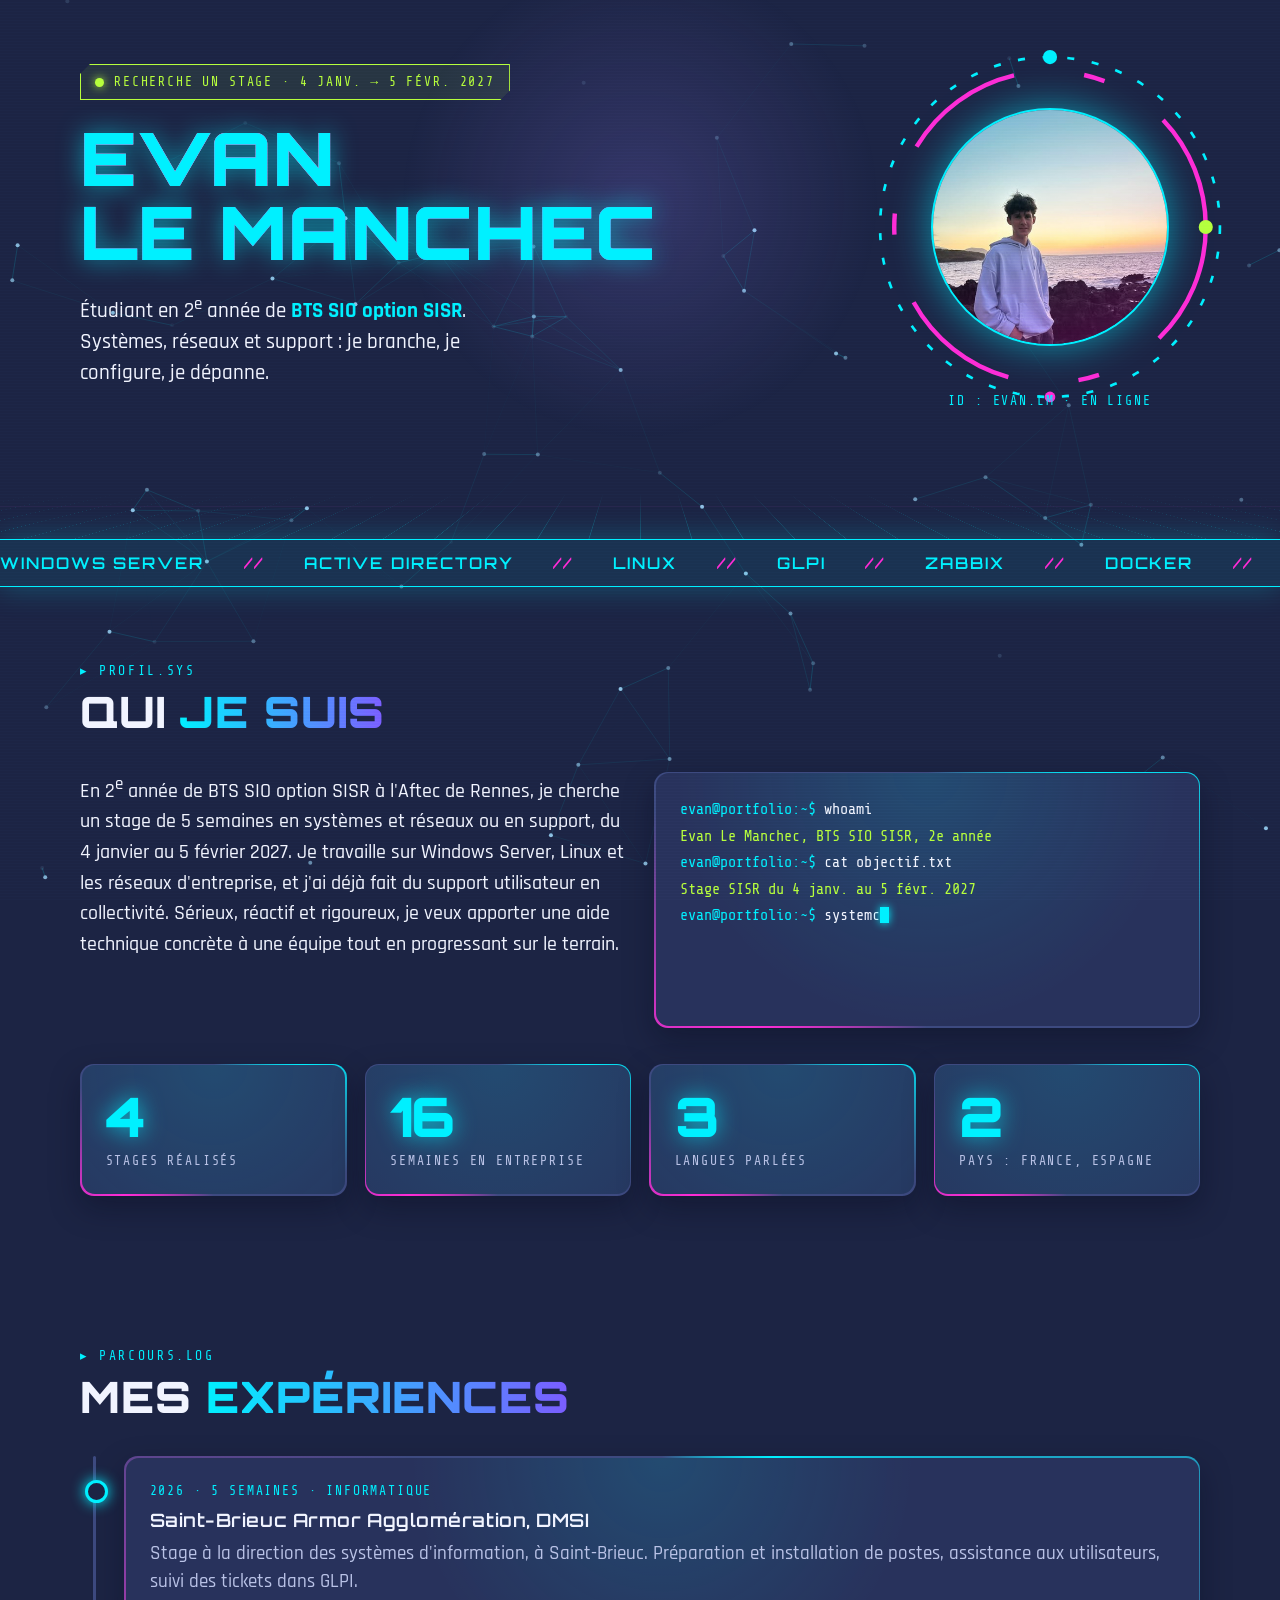
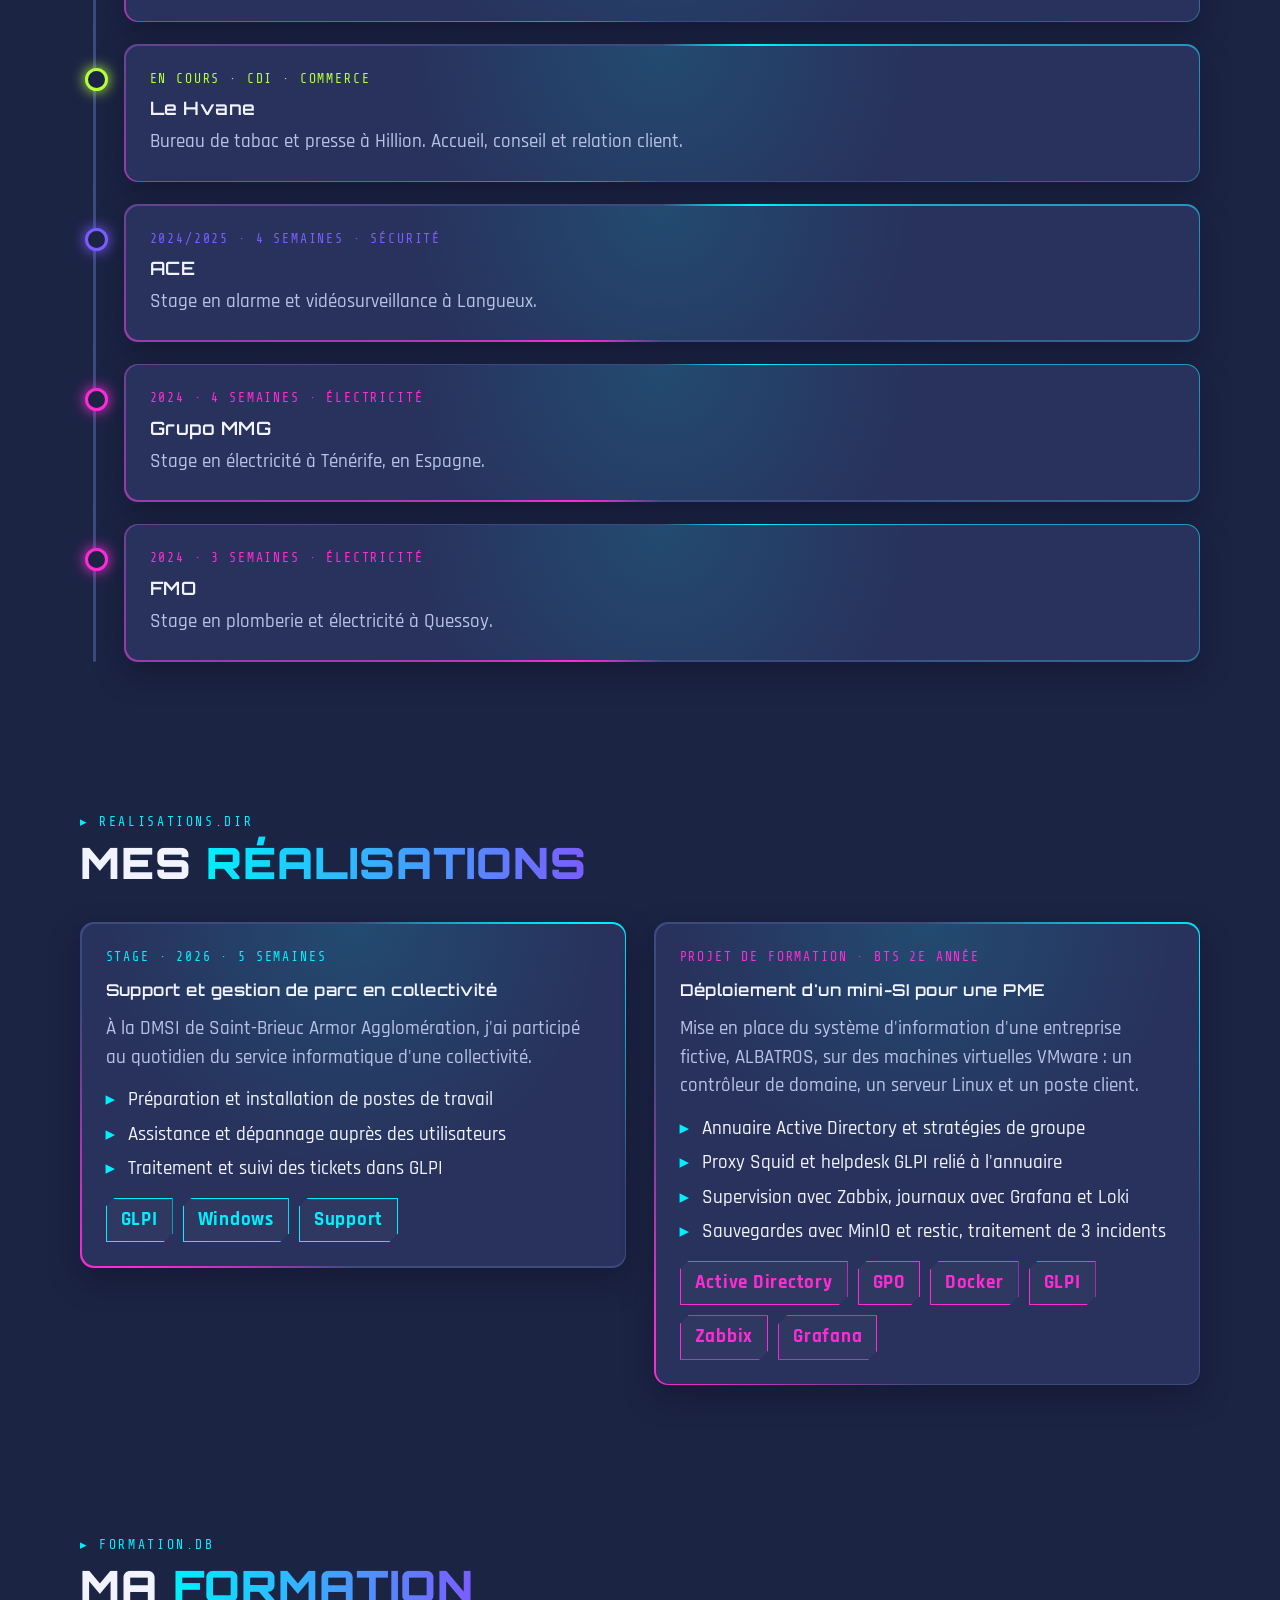
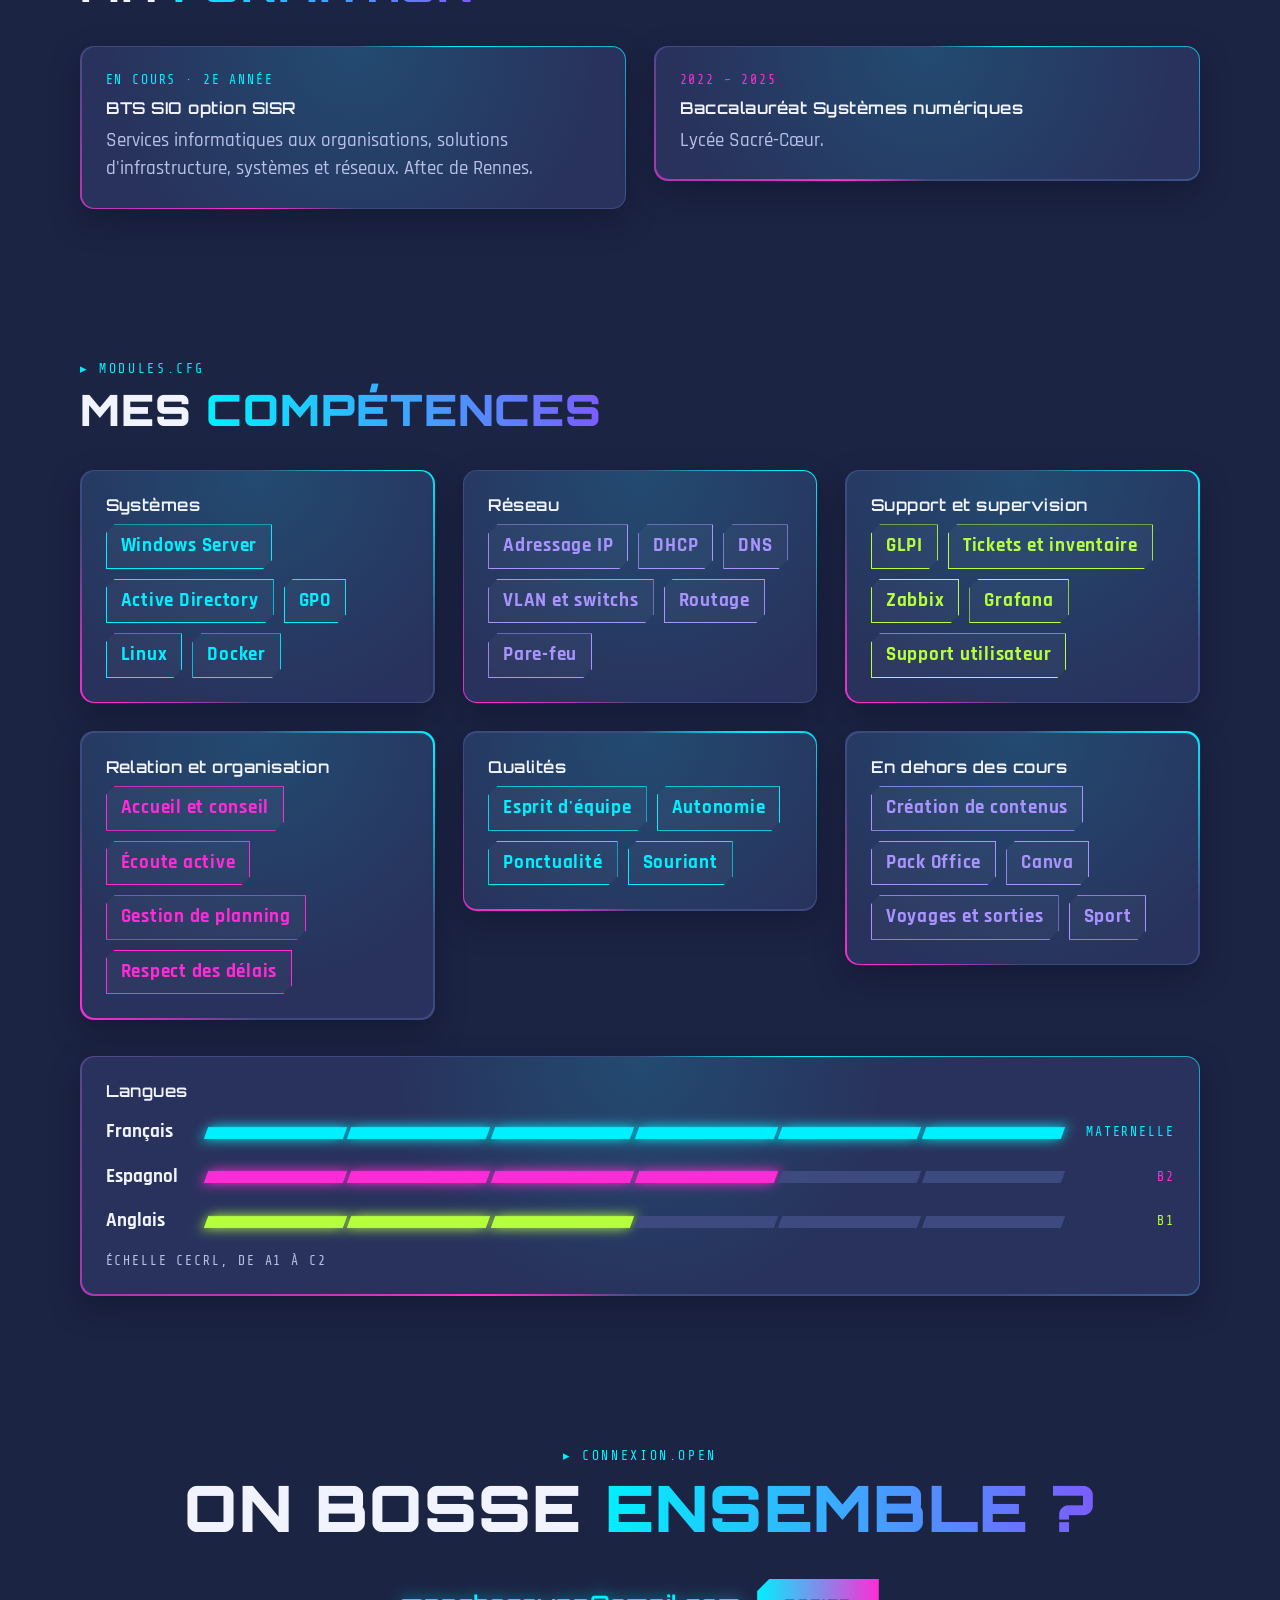
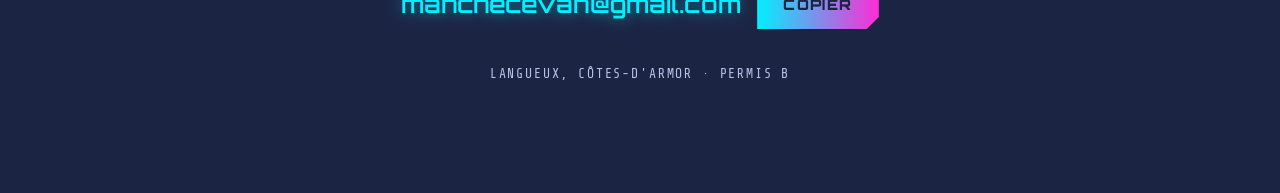
<file: index.html>
<!doctype html><html><head><meta charset=utf8><meta name=viewport content="width=device-width,initial-scale=1,viewport-fit=cover"><style>:root{color-scheme:light;box-sizing:border-box;padding-top:env(safe-area-inset-top,0px);padding-bottom:env(safe-area-inset-bottom,0px)}html{scroll-padding-top:env(safe-area-inset-top,0px)}body{margin:0;padding:0;font:14px -apple-system,BlinkMacSystemFont,sans-serif;background:#fff;color:#000}img{max-width:100%}[hidden]:not([hidden=until-found i]){display:none!important}</style></head><body>
<title>Portfolio Evan Le Manchec</title>
<link rel="stylesheet" href="https://fonts.googleapis.com/css2?family=Orbitron:wght@600;900&family=Rajdhani:wght@500;700&family=Share+Tech+Mono&display=swap">
<style>
/* Layout : interface holographique sombre (look unique assumé). Une colonne de panneaux HUD posés sur un réseau de données animé plein écran ; le néon cyan porte l'info, le magenta les accents. */
:root{
  --bg:#1C2444; --panel:#28325C; --text:#F1F4FF; --muted:#B9C2E6; --line:#3D4A80;
  --cyan:#00F0FF; --mag:#FF2BD6; --violet:#7B5CFF; --lime:#B6FF3C;
  --display:"Orbitron","Arial Black",sans-serif;
  --body:"Rajdhani","Segoe UI",system-ui,sans-serif;
  --mono:"Share Tech Mono",ui-monospace,Menlo,monospace;
  color-scheme:dark;
}
@property --a{syntax:"<angle>";inherits:false;initial-value:0deg}
*{box-sizing:border-box}
html{overflow-x:clip}
body{background:var(--bg);color:var(--text);font:500 19px/1.5 var(--body);overflow-x:clip}
h1,h2,h3,p,ul,pre{margin:0}
ul{padding:0;list-style:none}
#fx{position:fixed;inset:0;width:100%;height:100%;z-index:0;pointer-events:none}
#glow{position:fixed;left:0;top:0;width:520px;height:520px;margin:-260px;border-radius:50%;background:radial-gradient(circle,rgba(150,130,255,.20),transparent 65%);z-index:0;pointer-events:none;will-change:transform}
#bar{position:fixed;left:0;top:env(safe-area-inset-top,0px);height:3px;width:100%;transform-origin:0 50%;transform:scaleX(0);background:linear-gradient(90deg,var(--cyan),var(--mag));box-shadow:0 0 12px var(--cyan);z-index:9}
body::after{content:"";position:fixed;inset:0;pointer-events:none;z-index:8;background:repeating-linear-gradient(0deg,rgba(255,255,255,.035) 0 1px,transparent 1px 3px);mix-blend-mode:overlay}
.sec{position:relative;z-index:1;padding:76px 20px}
.in{max-width:1120px;margin:0 auto;display:flex;flex-direction:column;gap:36px}
.mono{font:400 .82rem/1.4 var(--mono);letter-spacing:.14em;text-transform:uppercase}
h2{font:900 clamp(1.5rem,5.2vw,2.7rem)/1.1 var(--display);text-transform:uppercase;letter-spacing:.02em;text-wrap:balance;display:flex;flex-direction:column;gap:10px}
h2 small{font:400 .82rem var(--mono);letter-spacing:.2em;color:var(--cyan)}
h2 small::before{content:"▸ "}
h2 em{font-style:normal;background:linear-gradient(90deg,var(--cyan),var(--violet),var(--mag),var(--cyan));background-size:300% 100%;-webkit-background-clip:text;background-clip:text;color:transparent;animation:flow 6s linear infinite}
@keyframes flow{to{background-position:300% 0}}
h3{font:600 1.02rem/1.3 var(--display);letter-spacing:.03em}

/* HERO */
.hero{padding-block:64px 150px;overflow:hidden}
.floor{position:absolute;left:-50%;right:-50%;bottom:-40px;height:330px;transform:perspective(420px) rotateX(64deg);transform-origin:50% 100%;background:linear-gradient(var(--cyan) 0 0) 0 0/100% 2px no-repeat,repeating-linear-gradient(90deg,rgba(0,240,255,.5) 0 1.5px,transparent 1.5px 64px),repeating-linear-gradient(0deg,rgba(255,43,214,.5) 0 1.5px,transparent 1.5px 64px);animation:floor 1.6s linear infinite;-webkit-mask-image:linear-gradient(transparent,#000 75%);mask-image:linear-gradient(transparent,#000 75%);opacity:.55}
@keyframes floor{to{background-position:0 0,0 0,0 64px}}
.hero .in{display:grid;grid-template-columns:1fr 300px;gap:48px;align-items:center}
.htxt{min-width:0;display:flex;flex-direction:column;gap:22px;align-items:flex-start}
.status{display:inline-flex;gap:10px;align-items:center;color:var(--lime);border:1px solid var(--lime);padding:8px 14px;clip-path:polygon(10px 0,100% 0,100% calc(100% - 10px),calc(100% - 10px) 100%,0 100%,0 10px);background:rgba(182,255,60,.08)}
.status i{width:9px;height:9px;border-radius:50%;background:var(--lime);box-shadow:0 0 10px var(--lime);animation:pulse 1.4s ease-in-out infinite}
@keyframes pulse{50%{transform:scale(1.9);opacity:.3}}
h1{font:900 clamp(1.9rem,9.6vw,4.6rem)/1 var(--display);text-transform:uppercase;letter-spacing:.01em}
.g{display:block;position:relative;text-shadow:0 0 24px rgba(0,240,255,.55)}
.g+.g{color:var(--cyan)}
.g::before,.g::after{content:attr(data-t);position:absolute;left:0;top:0;width:100%;pointer-events:none;text-shadow:none}
.g::before{color:var(--mag);animation:gl1 3.4s steps(1) infinite}
.g::after{color:var(--cyan);animation:gl2 2.7s steps(1) infinite}
@keyframes gl1{0%,100%{clip-path:inset(0 0 100% 0)}8%{clip-path:inset(12% 0 62% 0);transform:translate(-5px,0)}11%{clip-path:inset(68% 0 8% 0);transform:translate(5px,0)}14%{clip-path:inset(0 0 100% 0)}61%{clip-path:inset(40% 0 38% 0);transform:translate(4px,0)}64%{clip-path:inset(0 0 100% 0)}}
@keyframes gl2{0%,100%{clip-path:inset(0 0 100% 0)}22%{clip-path:inset(55% 0 20% 0);transform:translate(6px,0)}25%{clip-path:inset(5% 0 78% 0);transform:translate(-4px,0)}28%{clip-path:inset(0 0 100% 0)}79%{clip-path:inset(22% 0 60% 0);transform:translate(-6px,0)}82%{clip-path:inset(0 0 100% 0)}}
.lead{font-size:1.3rem;max-width:36ch}
.lead b{color:var(--cyan);font-weight:700}
.holo{position:relative;width:300px;max-width:74vw;aspect-ratio:1;display:grid;place-items:center;animation:float 5s ease-in-out infinite}
@keyframes float{50%{transform:translateY(-14px)}}
.holo svg{position:absolute;inset:-9%;width:118%;height:118%}
.r1{transform-origin:50% 50%;animation:rot 16s linear infinite}
.r2{transform-origin:50% 50%;animation:rot 9s linear infinite reverse}
@keyframes rot{to{transform:rotate(360deg)}}
.face{position:relative;width:78%;aspect-ratio:1;border-radius:50%;overflow:hidden;box-shadow:0 0 0 2px var(--cyan),0 0 40px rgba(0,240,255,.6),inset 0 0 30px rgba(0,240,255,.5)}
.face img{width:100%;height:100%;object-fit:cover;object-position:50% 22%;display:block}
.face::before{content:"";position:absolute;inset:0;background:linear-gradient(160deg,rgba(0,240,255,.28),transparent 45%,rgba(255,43,214,.3));z-index:1}
.face::after{content:"";position:absolute;left:0;right:0;height:26%;top:-30%;background:linear-gradient(transparent,rgba(0,240,255,.55),transparent);z-index:2;animation:scan 2.8s linear infinite}
@keyframes scan{to{top:110%}}
.idtag{position:absolute;bottom:-34px;left:50%;transform:translateX(-50%);white-space:nowrap;color:var(--cyan)}

/* TICKER */
.tick{position:relative;z-index:1;border-block:1px solid var(--cyan);background:rgba(0,240,255,.07);overflow:hidden;padding:13px 0;box-shadow:0 0 30px rgba(0,240,255,.25)}
.tick div{display:flex;gap:40px;width:max-content;animation:slide 24s linear infinite;font:600 1rem var(--display);text-transform:uppercase;letter-spacing:.12em;white-space:nowrap;color:var(--cyan)}
.tick span::after{content:"//";margin-left:40px;color:var(--mag)}
@keyframes slide{to{transform:translateX(-50%)}}

/* PANELS */
.pan{position:relative;border-radius:14px;padding:1.5px;background:conic-gradient(from var(--a),var(--line),var(--cyan),var(--line) 30%,var(--line) 50%,var(--mag),var(--line) 80%);animation:turn 5s linear infinite;box-shadow:0 12px 30px rgba(5,8,25,.35);transform-style:preserve-3d;transition:transform .15s ease-out}
@keyframes turn{to{--a:360deg}}
.pan>div{background:radial-gradient(420px circle at var(--mx,50%) var(--my,0%),rgba(0,240,255,.13),transparent 60%),var(--panel);border-radius:13px;padding:24px;height:100%;display:flex;flex-direction:column;gap:8px}
.pan p{color:var(--muted)}
.two{display:grid;grid-template-columns:repeat(auto-fit,minmax(290px,1fr));gap:28px;align-items:start}
.two>*{min-width:0}
.big{font-size:1.28rem}
.term pre{font:400 .95rem/1.75 var(--mono);white-space:pre-wrap;overflow-wrap:anywhere;min-height:13.5em;color:var(--text)}
.term .p{color:var(--cyan)}.term .o{color:var(--lime)}
.cur{display:inline-block;width:.6em;height:1.05em;background:var(--cyan);vertical-align:-.18em;animation:blink 1s steps(2) infinite;box-shadow:0 0 8px var(--cyan)}
@keyframes blink{50%{opacity:0}}
.stats{display:grid;grid-template-columns:repeat(auto-fit,minmax(150px,1fr));gap:18px}
.stat b{font:900 clamp(2.2rem,7vw,3.4rem)/1 var(--display);color:var(--cyan);text-shadow:0 0 22px rgba(0,240,255,.7);font-variant-numeric:tabular-nums}

/* TIMELINE */
.tl{position:relative;display:flex;flex-direction:column;gap:22px;padding-left:44px}
.tl::before,.tl .fill{content:"";position:absolute;left:13px;top:0;bottom:0;width:3px;border-radius:2px;background:var(--line)}
.tl .fill{background:linear-gradient(var(--cyan),var(--mag));box-shadow:0 0 14px var(--cyan);transform-origin:50% 0;transform:scaleY(0)}
.ev{position:relative}
.ev::before{content:"";position:absolute;left:-39px;top:24px;width:17px;height:17px;border-radius:50%;background:var(--bg);border:3px solid var(--c);box-shadow:0 0 14px var(--c);z-index:2;animation:ping 2.4s ease-out infinite}
@keyframes ping{0%{box-shadow:0 0 0 0 var(--c)}70%,100%{box-shadow:0 0 0 14px transparent}}
.ev .mono{color:var(--c)}
.ev h3{font-size:1.15rem}

/* SKILLS */
.chips{display:flex;flex-wrap:wrap;gap:10px}
.chips li{position:relative;overflow:hidden;border:1px solid var(--c,var(--cyan));color:var(--c,var(--cyan));padding:7px 14px;font-weight:700;letter-spacing:.04em;clip-path:polygon(9px 0,100% 0,100% calc(100% - 9px),calc(100% - 9px) 100%,0 100%,0 9px);background:rgba(255,255,255,.03);animation:bob 4s ease-in-out infinite;animation-delay:calc(var(--i)*-.55s);transition:background .2s,color .2s}
.chips li::after{content:"";position:absolute;top:0;bottom:0;left:-60%;width:40%;background:linear-gradient(100deg,transparent,rgba(255,255,255,.45),transparent);animation:shine 3.6s ease-in-out infinite;animation-delay:calc(var(--i)*.35s)}
.chips li:hover{background:var(--c,var(--cyan));color:var(--bg)}
@keyframes bob{50%{transform:translateY(-5px)}}
@keyframes shine{0%,55%{left:-60%}100%{left:130%}}
.lang{display:grid;grid-template-columns:88px 1fr 100px;gap:12px;align-items:center}
.lang b{font-weight:700;color:var(--text)}
.lv{display:grid;grid-template-columns:repeat(6,1fr);gap:5px}
.lv i{height:12px;background:var(--line);transform:skewX(-20deg)}
.lv i.on{background:var(--c);box-shadow:0 0 12px var(--c)}
.on-view .lv i.on{animation:light .5s both;animation-delay:calc(var(--i)*110ms)}
@keyframes light{from{background:var(--line);box-shadow:none;transform:skewX(-20deg) scaleY(.3)}}
.lang .mono{text-align:right;color:var(--c)}

.todo{display:flex;flex-direction:column;gap:6px;color:var(--text)}
.todo li{padding-left:22px;position:relative}
.todo li::before{content:"▸";position:absolute;left:0;color:var(--cyan)}

/* CONTACT */
.contact{padding-bottom:110px;text-align:center}
.contact .in{align-items:center}
.contact h2{align-items:center;font-size:clamp(1.7rem,7vw,4rem)}
.mail{display:flex;flex-wrap:wrap;gap:16px;align-items:center;justify-content:center}
.mail span{font:600 clamp(.9rem,4vw,1.5rem) var(--display);overflow-wrap:anywhere;user-select:all;color:var(--cyan);text-shadow:0 0 16px rgba(0,240,255,.6)}
button{font:900 .9rem var(--display);letter-spacing:.1em;text-transform:uppercase;color:var(--bg);background:linear-gradient(90deg,var(--cyan),var(--mag),var(--cyan));background-size:200% 100%;border:0;padding:16px 26px;cursor:pointer;clip-path:polygon(12px 0,100% 0,100% calc(100% - 12px),calc(100% - 12px) 100%,0 100%,0 12px);animation:flow 3s linear infinite,throb 2s ease-in-out infinite;transition:transform .15s}
button:hover{transform:scale(1.07)}
button:focus-visible{outline:3px solid var(--lime);outline-offset:4px}
@keyframes throb{50%{filter:drop-shadow(0 0 16px var(--mag)) brightness(1.15)}}

/* REVEAL */
.rv{opacity:.2;transform:translateY(36px) scale(.97);filter:blur(4px);transition:opacity .7s,transform .7s cubic-bezier(.2,.9,.2,1),filter .7s;transition-delay:calc(var(--d,0)*90ms)}
.rv.on-view{opacity:1;transform:none;filter:none}

@media (max-width:900px){.hero .in{grid-template-columns:1fr}.holo{order:-1;width:230px;margin:0 auto 34px}}
@media (max-width:560px){.sec{padding-block:58px}.lang{grid-template-columns:74px 1fr 88px}.tl{padding-left:36px}.tl::before,.tl .fill{left:9px}.ev::before{left:-35px}}
@media (prefers-reduced-motion:reduce){*,*::before,*::after{animation:none!important;transition:none!important}.rv{opacity:1;transform:none;filter:none}}
</style>

<canvas id="fx" aria-hidden="true"></canvas>
<div id="glow" aria-hidden="true"></div>
<div id="bar" aria-hidden="true"></div>

<header class="sec hero">
  <div class="floor" aria-hidden="true"></div>
  <div class="in">
    <div class="htxt">
      <p class="mono status"><i></i>Recherche un stage · 4 janv. → 5 févr. 2027</p>
      <h1 aria-label="Evan Le Manchec"><span class="g" data-t="Evan">Evan</span><span class="g" data-t="Le Manchec">Le Manchec</span></h1>
      <p class="lead">Étudiant en 2<sup>e</sup> année de <b>BTS SIO option SISR</b>. Systèmes, réseaux et support : je branche, je configure, je dépanne.</p>
    </div>
    <div class="holo">
      <svg viewBox="0 0 200 200" aria-hidden="true" fill="none">
        <g class="r1"><circle cx="100" cy="100" r="96" stroke="#00F0FF" stroke-width="1.5" stroke-dasharray="4 10"/><circle cx="100" cy="4" r="4" fill="#00F0FF"/><circle cx="100" cy="196" r="3" fill="#FF2BD6"/></g>
        <g class="r2"><circle cx="100" cy="100" r="88" stroke="#FF2BD6" stroke-width="2.5" stroke-dasharray="70 40 12 40"/><circle cx="188" cy="100" r="4" fill="#B6FF3C"/></g>
      </svg>
      <div class="face"><img src="[data-uri]" alt="Portrait d'Evan Le Manchec"></div>
      <span class="mono idtag">ID : EVAN.LM · en ligne</span>
    </div>
  </div>
</header>

<div class="tick" aria-hidden="true"><div>
  <span>Windows Server</span><span>Active Directory</span><span>Linux</span><span>GLPI</span><span>Zabbix</span><span>Docker</span><span>Réseaux</span><span>Support utilisateur</span><span>Permis B</span>
  <span>Windows Server</span><span>Active Directory</span><span>Linux</span><span>GLPI</span><span>Zabbix</span><span>Docker</span><span>Réseaux</span><span>Support utilisateur</span><span>Permis B</span>
</div></div>

<section class="sec"><div class="in">
  <h2><small>profil.sys</small><span>Qui <em>je suis</em></span></h2>
  <div class="two">
    <p class="big" data-rv>En 2<sup>e</sup> année de BTS SIO option SISR à l'Aftec de Rennes, je cherche un stage de 5 semaines en systèmes et réseaux ou en support, du 4 janvier au 5 février 2027. Je travaille sur Windows Server, Linux et les réseaux d'entreprise, et j'ai déjà fait du support utilisateur en collectivité. Sérieux, réactif et rigoureux, je veux apporter une aide technique concrète à une équipe tout en progressant sur le terrain.</p>
    <div class="pan term" data-rv data-tilt><div><pre id="term"><span class="p">evan@portfolio:~$</span> whoami
<span class="o">Evan Le Manchec, BTS SIO SISR, 2e année</span>
<span class="p">evan@portfolio:~$</span> cat objectif.txt
<span class="o">Stage SISR du 4 janv. au 5 févr. 2027</span>
<span class="p">evan@portfolio:~$</span> systemctl status motivation
<span class="o">● motivation.service : active (running)</span>
<span class="p">evan@portfolio:~$</span> <span class="cur"></span></pre></div></div>
  </div>
  <div class="stats">
    <div class="pan stat" data-rv data-tilt><div><b data-n="4">4</b><p class="mono">stages réalisés</p></div></div>
    <div class="pan stat" data-rv data-tilt><div><b data-n="16">16</b><p class="mono">semaines en entreprise</p></div></div>
    <div class="pan stat" data-rv data-tilt><div><b data-n="3">3</b><p class="mono">langues parlées</p></div></div>
    <div class="pan stat" data-rv data-tilt><div><b data-n="2">2</b><p class="mono">pays : France, Espagne</p></div></div>
  </div>
</div></section>

<section class="sec"><div class="in">
  <h2><small>parcours.log</small><span>Mes <em>expériences</em></span></h2>
  <div class="tl" id="tl"><span class="fill"></span>
    <article class="ev pan" data-rv data-tilt style="--c:var(--cyan)"><div><span class="mono">2026 · 5 semaines · Informatique</span><h3>Saint-Brieuc Armor Agglomération, DMSI</h3><p>Stage à la direction des systèmes d'information, à Saint-Brieuc. Préparation et installation de postes, assistance aux utilisateurs, suivi des tickets dans GLPI.</p></div></article>
    <article class="ev pan" data-rv data-tilt style="--c:var(--lime)"><div><span class="mono">En cours · CDI · Commerce</span><h3>Le Hvane</h3><p>Bureau de tabac et presse à Hillion. Accueil, conseil et relation client.</p></div></article>
    <article class="ev pan" data-rv data-tilt style="--c:var(--violet)"><div><span class="mono">2024/2025 · 4 semaines · Sécurité</span><h3>ACE</h3><p>Stage en alarme et vidéosurveillance à Langueux.</p></div></article>
    <article class="ev pan" data-rv data-tilt style="--c:var(--mag)"><div><span class="mono">2024 · 4 semaines · Électricité</span><h3>Grupo MMG</h3><p>Stage en électricité à Ténérife, en Espagne.</p></div></article>
    <article class="ev pan" data-rv data-tilt style="--c:var(--mag)"><div><span class="mono">2024 · 3 semaines · Électricité</span><h3>FMO</h3><p>Stage en plomberie et électricité à Quessoy.</p></div></article>
  </div>
</div></section>

<section class="sec"><div class="in">
  <h2><small>realisations.dir</small><span>Mes <em>réalisations</em></span></h2>
  <div class="two">
    <article class="pan" data-rv data-tilt><div style="gap:14px"><span class="mono" style="color:var(--cyan)">Stage · 2026 · 5 semaines</span><h3>Support et gestion de parc en collectivité</h3><p>À la DMSI de Saint-Brieuc Armor Agglomération, j'ai participé au quotidien du service informatique d'une collectivité.</p><ul class="todo"><li>Préparation et installation de postes de travail</li><li>Assistance et dépannage auprès des utilisateurs</li><li>Traitement et suivi des tickets dans GLPI</li></ul><ul class="chips"><li>GLPI</li><li>Windows</li><li>Support</li></ul></div></article>
    <article class="pan" data-rv data-tilt><div style="gap:14px"><span class="mono" style="color:var(--mag)">Projet de formation · BTS 2e année</span><h3>Déploiement d'un mini-SI pour une PME</h3><p>Mise en place du système d'information d'une entreprise fictive, ALBATROS, sur des machines virtuelles VMware : un contrôleur de domaine, un serveur Linux et un poste client.</p><ul class="todo"><li>Annuaire Active Directory et stratégies de groupe</li><li>Proxy Squid et helpdesk GLPI relié à l'annuaire</li><li>Supervision avec Zabbix, journaux avec Grafana et Loki</li><li>Sauvegardes avec MinIO et restic, traitement de 3 incidents</li></ul><ul class="chips" style="--c:var(--mag)"><li>Active Directory</li><li>GPO</li><li>Docker</li><li>GLPI</li><li>Zabbix</li><li>Grafana</li></ul></div></article>
  </div>
</div></section>

<section class="sec"><div class="in">
  <h2><small>formation.db</small><span>Ma <em>formation</em></span></h2>
  <div class="two">
    <article class="pan" data-rv data-tilt><div><span class="mono" style="color:var(--cyan)">En cours · 2e année</span><h3>BTS SIO option SISR</h3><p>Services informatiques aux organisations, solutions d'infrastructure, systèmes et réseaux. Aftec de Rennes.</p></div></article>
    <article class="pan" data-rv data-tilt><div><span class="mono" style="color:var(--mag)">2022 – 2025</span><h3>Baccalauréat Systèmes numériques</h3><p>Lycée Sacré-Cœur.</p></div></article>
  </div>
</div></section>

<section class="sec"><div class="in">
  <h2><small>modules.cfg</small><span>Mes <em>compétences</em></span></h2>
  <div class="two">
    <div class="pan" data-rv data-tilt><div><h3>Systèmes</h3><ul class="chips"><li>Windows Server</li><li>Active Directory</li><li>GPO</li><li>Linux</li><li>Docker</li></ul></div></div>
    <div class="pan" data-rv data-tilt><div><h3>Réseau</h3><ul class="chips" style="--c:#A994FF"><li>Adressage IP</li><li>DHCP</li><li>DNS</li><li>VLAN et switchs</li><li>Routage</li><li>Pare-feu</li></ul></div></div>
    <div class="pan" data-rv data-tilt><div><h3>Support et supervision</h3><ul class="chips" style="--c:var(--lime)"><li>GLPI</li><li>Tickets et inventaire</li><li>Zabbix</li><li>Grafana</li><li>Support utilisateur</li></ul></div></div>
    <div class="pan" data-rv data-tilt><div><h3>Relation et organisation</h3><ul class="chips" style="--c:var(--mag)"><li>Accueil et conseil</li><li>Écoute active</li><li>Gestion de planning</li><li>Respect des délais</li></ul></div></div>
    <div class="pan" data-rv data-tilt><div><h3>Qualités</h3><ul class="chips"><li>Esprit d'équipe</li><li>Autonomie</li><li>Ponctualité</li><li>Souriant</li></ul></div></div>
    <div class="pan" data-rv data-tilt><div><h3>En dehors des cours</h3><ul class="chips" style="--c:#A994FF"><li>Création de contenus</li><li>Pack Office</li><li>Canva</li><li>Voyages et sorties</li><li>Sport</li></ul></div></div>
  </div>
  <div class="pan" data-rv><div style="gap:16px">
    <h3>Langues</h3>
    <div class="lang" style="--c:var(--cyan)"><b>Français</b><span class="lv"><i class="on"></i><i class="on"></i><i class="on"></i><i class="on"></i><i class="on"></i><i class="on"></i></span><span class="mono">Maternelle</span></div>
    <div class="lang" style="--c:var(--mag)"><b>Espagnol</b><span class="lv"><i class="on"></i><i class="on"></i><i class="on"></i><i class="on"></i><i></i><i></i></span><span class="mono">B2</span></div>
    <div class="lang" style="--c:var(--lime)"><b>Anglais</b><span class="lv"><i class="on"></i><i class="on"></i><i class="on"></i><i></i><i></i><i></i></span><span class="mono">B1</span></div>
    <p class="mono">Échelle CECRL, de A1 à C2</p>
  </div></div>
</div></section>

<section class="sec contact"><div class="in">
  <h2><small>connexion.open</small><span>On bosse <em>ensemble ?</em></span></h2>
  <div class="mail"><span id="mail">manchecevan@gmail.com</span><button id="copy" type="button">Copier</button></div>
  <p class="mono" style="color:var(--muted)">Langueux, Côtes-d'Armor · Permis B</p>
</div></section>

<script>
(function(){
var still=matchMedia('(prefers-reduced-motion:reduce)').matches,$=function(s){return [].slice.call(document.querySelectorAll(s))};
document.getElementById('copy').addEventListener('click',function(){
  var b=this,m=document.getElementById('mail');
  function sel(){var r=document.createRange();r.selectNodeContents(m);var s=getSelection();s.removeAllRanges();s.addRange(r);b.textContent='Sélectionné';}
  try{navigator.clipboard.writeText(m.textContent).then(function(){b.textContent='Copié !';},sel);}catch(e){sel();}
});
$('.chips li, .lv i').forEach(function(e){e.style.setProperty('--i',[].indexOf.call(e.parentNode.children,e));});

/* fond : réseau de données avec paquets qui circulent */
var c=document.getElementById('fx'),x=c.getContext('2d'),W,H,N=[],P=[],M={x:-999,y:-999};
function size(){var d=Math.min(devicePixelRatio||1,2);W=innerWidth;H=innerHeight;c.width=W*d;c.height=H*d;x.setTransform(d,0,0,d,0,0);
  var n=Math.round(Math.min(85,W*H/15000));N=[];P=[];for(var i=0;i<n;i++)N.push({x:Math.random()*W,y:Math.random()*H,vx:(Math.random()-.5)*.5,vy:(Math.random()-.5)*.5,t:Math.random()*6});}
function draw(now){x.clearRect(0,0,W,H);var links=[];
  for(var i=0;i<N.length;i++){var a=N[i];a.x+=a.vx;a.y+=a.vy;if(a.x<0||a.x>W)a.vx*=-1;if(a.y<0||a.y>H)a.vy*=-1;
    for(var j=i+1;j<N.length;j++){var b=N[j],d=Math.hypot(a.x-b.x,a.y-b.y);if(d<140){links.push([a,b]);x.strokeStyle='rgba(0,240,255,'+(.2*(1-d/140))+')';x.lineWidth=1;x.beginPath();x.moveTo(a.x,a.y);x.lineTo(b.x,b.y);x.stroke();}}
    var dm=Math.hypot(a.x-M.x,a.y-M.y);if(dm<190){x.strokeStyle='rgba(255,43,214,'+(.75*(1-dm/190))+')';x.lineWidth=1.4;x.beginPath();x.moveTo(a.x,a.y);x.lineTo(M.x,M.y);x.stroke();}
    var tw=.45+.4*Math.sin((now||0)/600+a.t);x.fillStyle='rgba(160,220,255,'+tw+')';x.beginPath();x.arc(a.x,a.y,2,0,6.3);x.fill();}
  if(links.length&&P.length<14&&Math.random()<.12){var l=links[Math.random()*links.length|0];P.push({a:l[0],b:l[1],t:0});}
  for(var k=P.length-1;k>=0;k--){var p=P[k];p.t+=.025;if(p.t>=1){P.splice(k,1);continue;}
    var px=p.a.x+(p.b.x-p.a.x)*p.t,py=p.a.y+(p.b.y-p.a.y)*p.t;x.shadowColor='#B6FF3C';x.shadowBlur=12;x.fillStyle='#B6FF3C';x.beginPath();x.arc(px,py,2.6,0,6.3);x.fill();x.shadowBlur=0;}
  if(!still)requestAnimationFrame(draw);}
addEventListener('resize',function(){size();if(still)draw(0);});size();draw(0);

/* halo qui suit le pointeur */
var g=document.getElementById('glow'),gx=innerWidth/2,gy=200,tx=gx,ty=gy;
addEventListener('pointermove',function(e){M.x=tx=e.clientX;M.y=ty=e.clientY;});
(function f(){gx+=(tx-gx)*.09;gy+=(ty-gy)*.09;g.style.transform='translate('+gx+'px,'+gy+'px)';if(!still)requestAnimationFrame(f);})();

/* barre de progression + câble du parcours */
var bar=document.getElementById('bar'),tl=document.getElementById('tl'),fill=tl.querySelector('.fill');
function sc(){var h=document.documentElement,m=h.scrollHeight-innerHeight;bar.style.transform='scaleX('+(m>0?scrollY/m:0)+')';
  var r=tl.getBoundingClientRect(),v=(innerHeight*.7-r.top)/r.height;fill.style.transform='scaleY('+Math.max(0,Math.min(1,v))+')';}
addEventListener('scroll',sc,{passive:true});sc();

if(still)return;

/* décodage du nom */
var G='01<>/#$%&ABCDEFXYZ';
$('.g').forEach(function(el,n){var t=el.dataset.t,s=performance.now()+n*350;(function r(now){var k=Math.max(0,(now-s)/1100),o='';
  for(var i=0;i<t.length;i++)o+=t[i]==' '?' ':(i<k*t.length?t[i]:G[Math.random()*G.length|0]);el.textContent=o;if(k<1)requestAnimationFrame(r);else el.textContent=t;})(performance.now());});

/* cartes inclinables */
$('[data-tilt]').forEach(function(el){
  el.addEventListener('pointermove',function(e){if(e.pointerType=='touch')return;var r=el.getBoundingClientRect(),px=(e.clientX-r.left)/r.width,py=(e.clientY-r.top)/r.height;
    el.style.transform='perspective(800px) rotateY('+((px-.5)*10)+'deg) rotateX('+((.5-py)*10)+'deg) translateZ(6px)';var d=el.firstElementChild;d.style.setProperty('--mx',px*100+'%');d.style.setProperty('--my',py*100+'%');});
  el.addEventListener('pointerleave',function(){el.style.transform='';});});

/* terminal qui tape */
var T=document.getElementById('term'),PR='<span class="p">evan@portfolio:~$</span> ',CU='<span class="cur"></span>',
L=[['whoami','Evan Le Manchec, BTS SIO SISR, 2e année'],['cat objectif.txt','Stage SISR du 4 janv. au 5 févr. 2027'],['systemctl status motivation','● motivation.service : active (running)']];
function type(){var done='',li=0,ci=0;(function step(){if(li>=L.length){T.innerHTML=done+PR+CU;return;}var cmd=L[li][0];
  if(ci<=cmd.length){T.innerHTML=done+PR+cmd.slice(0,ci)+CU;ci++;setTimeout(step,45);}
  else{done+=PR+cmd+'\n<span class="o">'+L[li][1]+'</span>\n';li++;ci=0;T.innerHTML=done+PR+CU;setTimeout(step,480);}})();}

/* compteurs */
function count(b){var n=+b.dataset.n,s=performance.now();(function r(now){var k=Math.min(1,(now-s)/1200);b.textContent=Math.round(n*(1-Math.pow(1-k,3)));if(k<1)requestAnimationFrame(r);})(s);}

/* apparition au défilement */
if(!('IntersectionObserver' in window))return;
var io=new IntersectionObserver(function(es){es.forEach(function(e){if(!e.isIntersecting)return;var el=e.target;io.unobserve(el);el.classList.add('on-view');
  if(el.classList.contains('term'))type();var b=el.querySelector('[data-n]');if(b)count(b);});},{threshold:.18});
$('[data-rv]').forEach(function(el){el.style.setProperty('--d',[].indexOf.call(el.parentNode.children,el)%4);el.classList.add('rv');io.observe(el);});
})();
</script>


</body></html>
</file>
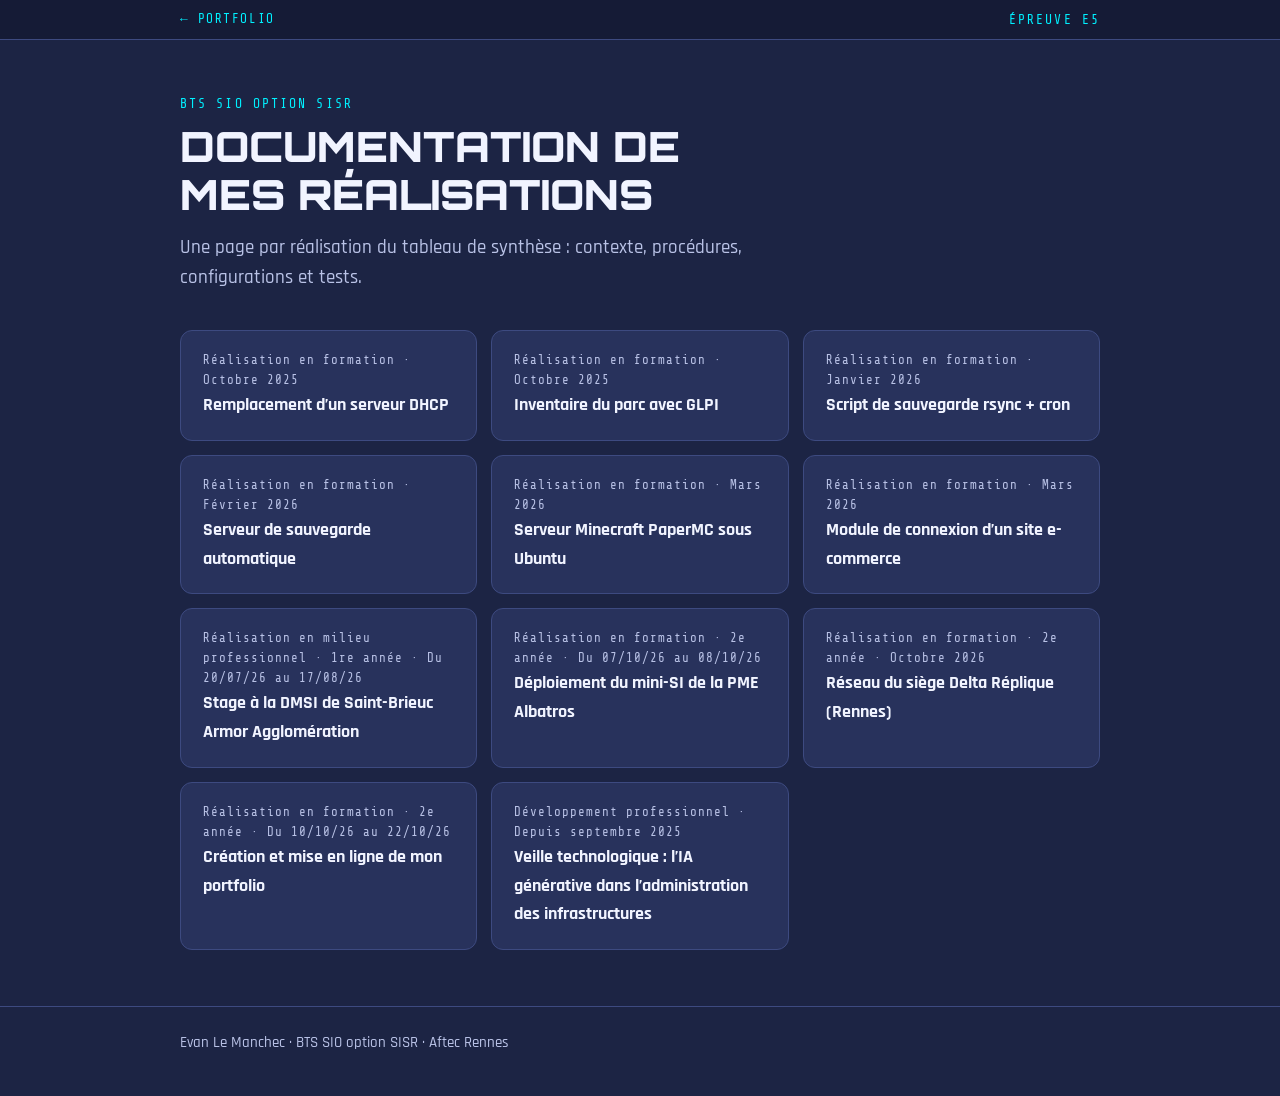
<file: docs/index.html>
<!doctype html>
<html lang="fr"><head><meta charset="utf-8"><meta name="viewport" content="width=device-width,initial-scale=1">
<title>Documentation · Evan Le Manchec</title>
<link rel="preconnect" href="https://fonts.googleapis.com">
<link rel="stylesheet" href="https://fonts.googleapis.com/css2?family=Orbitron:wght@600;900&family=Rajdhani:wght@500;700&family=Share+Tech+Mono&display=swap">
<link rel="stylesheet" href="style.css"></head><body>
<header class="top"><div class="wrap"><a href="../">← Portfolio</a><span class="kicker">Épreuve E5</span></div></header>
<main class="wrap"><section class="hero"><p class="kicker">BTS SIO option SISR</p><h1>Documentation de mes réalisations</h1>
<p class="lead">Une page par réalisation du tableau de synthèse : contexte, procédures, configurations et tests.</p></section>
<div class="grid list"><a class="card" href="dhcp.html"><small>Réalisation en formation · Octobre 2025</small><strong>Remplacement d’un serveur DHCP</strong></a><a class="card" href="glpi.html"><small>Réalisation en formation · Octobre 2025</small><strong>Inventaire du parc avec GLPI</strong></a><a class="card" href="rsync.html"><small>Réalisation en formation · Janvier 2026</small><strong>Script de sauvegarde rsync + cron</strong></a><a class="card" href="sauvegarde.html"><small>Réalisation en formation · Février 2026</small><strong>Serveur de sauvegarde automatique</strong></a><a class="card" href="minecraft.html"><small>Réalisation en formation · Mars 2026</small><strong>Serveur Minecraft PaperMC sous Ubuntu</strong></a><a class="card" href="ecommerce.html"><small>Réalisation en formation · Mars 2026</small><strong>Module de connexion d’un site e-commerce</strong></a><a class="card" href="stage-dmsi.html"><small>Réalisation en milieu professionnel · 1re année · Du 20/07/26 au 17/08/26</small><strong>Stage à la DMSI de Saint-Brieuc Armor Agglomération</strong></a><a class="card" href="albatros.html"><small>Réalisation en formation · 2e année · Du 07/10/26 au 08/10/26</small><strong>Déploiement du mini-SI de la PME Albatros</strong></a><a class="card" href="delta-replique.html"><small>Réalisation en formation · 2e année · Octobre 2026</small><strong>Réseau du siège Delta Réplique (Rennes)</strong></a><a class="card" href="portfolio.html"><small>Réalisation en formation · 2e année · Du 10/10/26 au 22/10/26</small><strong>Création et mise en ligne de mon portfolio</strong></a><a class="card" href="veille.html"><small>Développement professionnel · Depuis septembre 2025</small><strong>Veille technologique : l’IA générative dans l’administration des infrastructures</strong></a></div></main>
<footer><div class="wrap">Evan Le Manchec · BTS SIO option SISR · Aftec Rennes</div></footer></body></html>
</file>
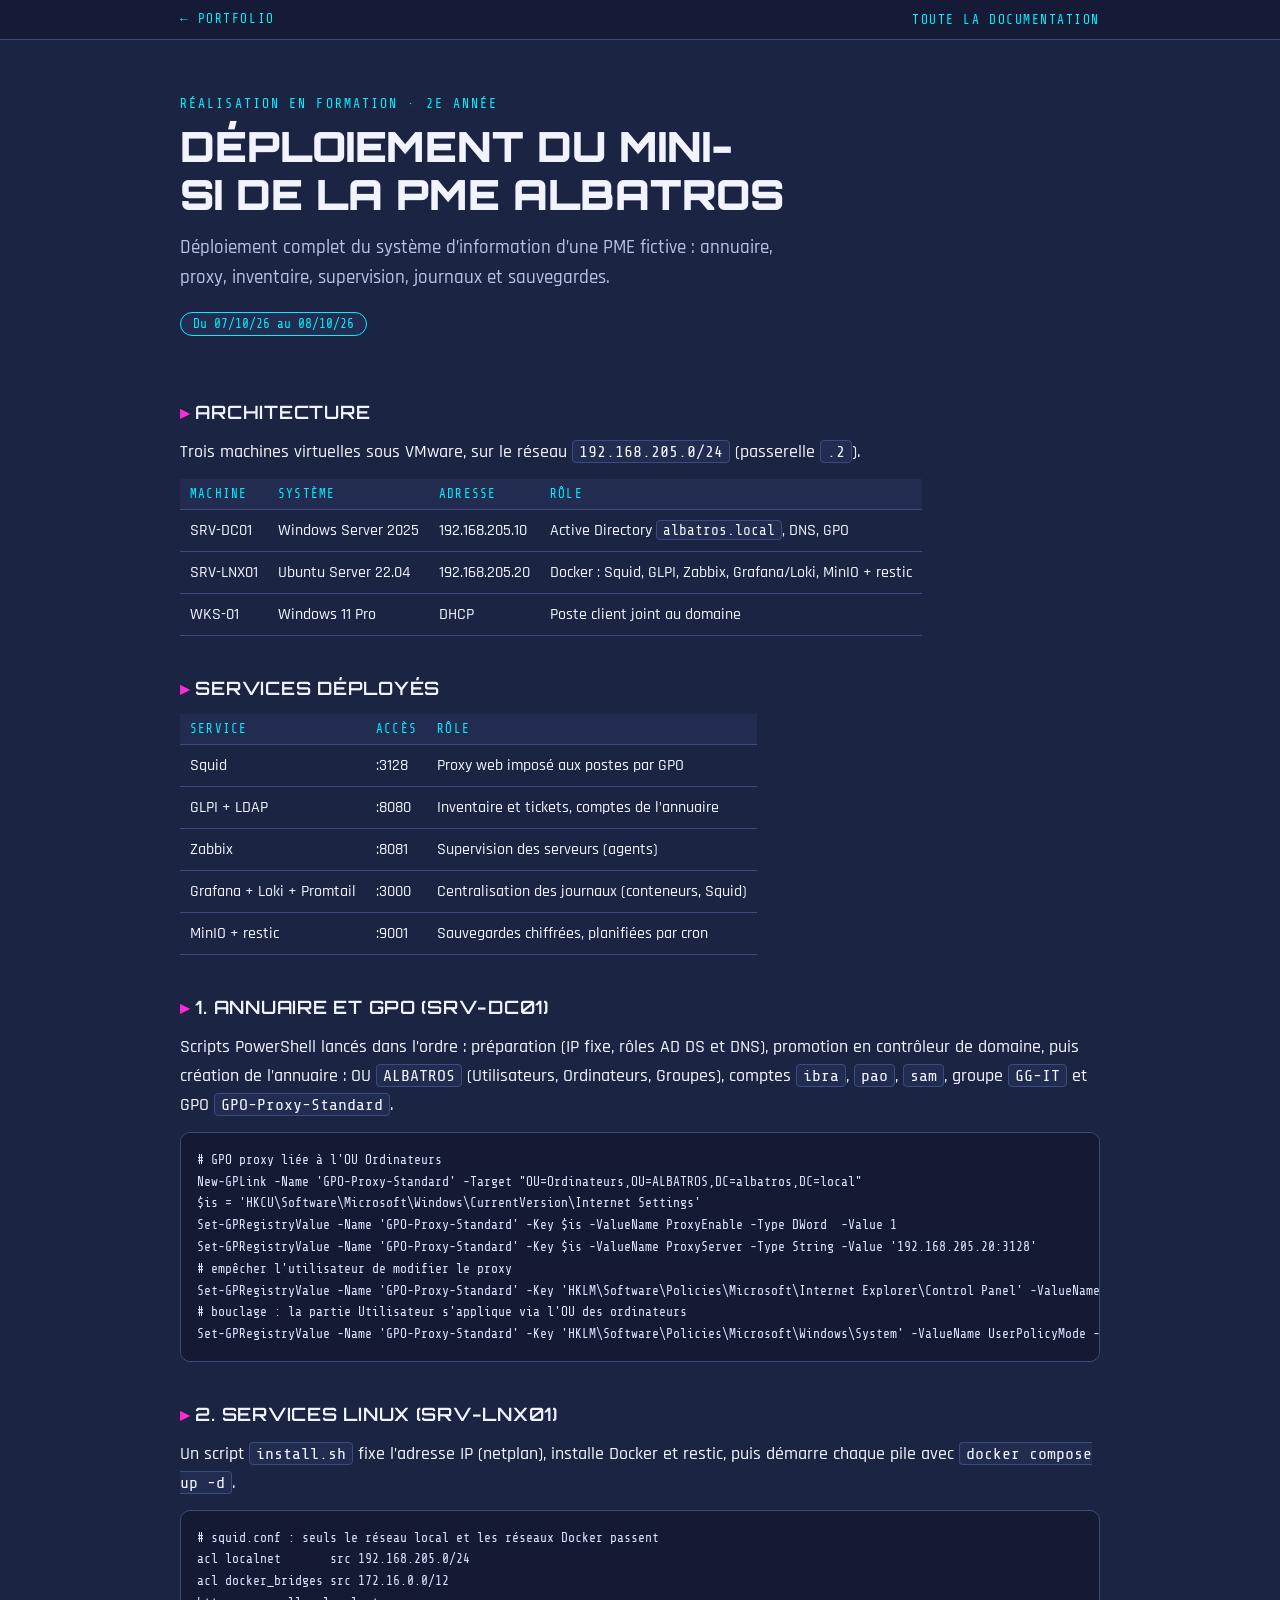
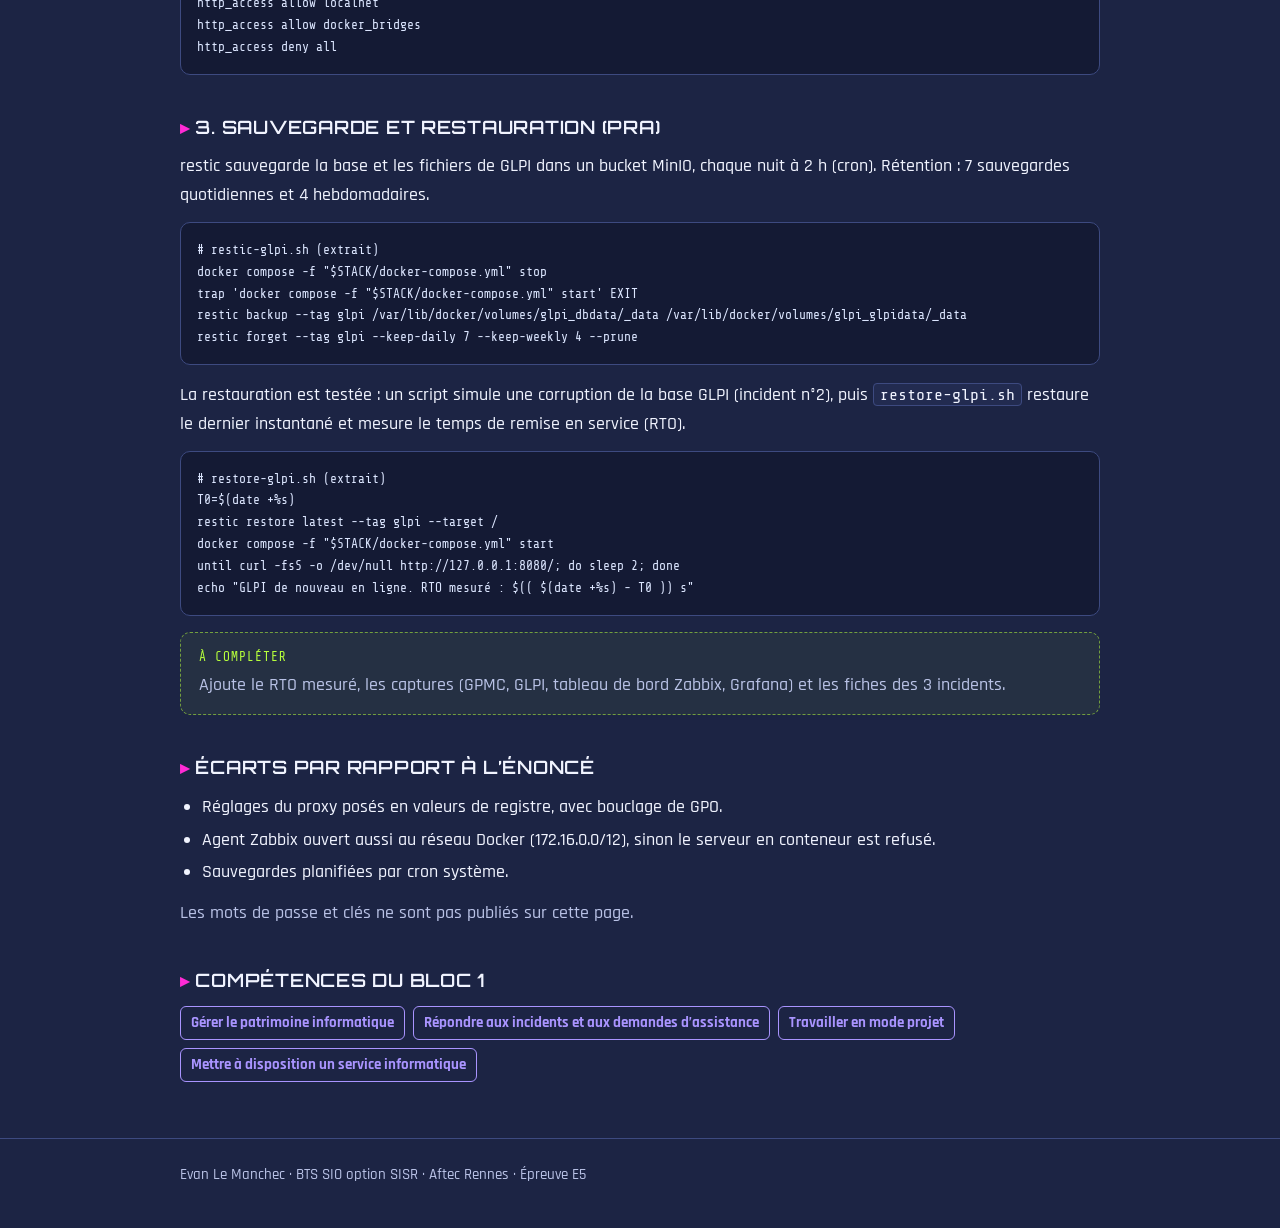
<file: docs/albatros.html>
<!doctype html>
<html lang="fr"><head><meta charset="utf-8"><meta name="viewport" content="width=device-width,initial-scale=1">
<title>Déploiement du mini-SI de la PME Albatros · Documentation · Evan Le Manchec</title>
<link rel="preconnect" href="https://fonts.googleapis.com">
<link rel="stylesheet" href="https://fonts.googleapis.com/css2?family=Orbitron:wght@600;900&family=Rajdhani:wght@500;700&family=Share+Tech+Mono&display=swap">
<link rel="stylesheet" href="style.css"></head><body>
<header class="top"><div class="wrap"><a href="../">← Portfolio</a><a href="./">Toute la documentation</a></div></header>
<main class="wrap">
<section class="hero"><p class="kicker">Réalisation en formation · 2e année</p><h1>Déploiement du mini-SI de la PME Albatros</h1><p class="lead">Déploiement complet du système d’information d’une PME fictive : annuaire, proxy, inventaire, supervision, journaux et sauvegardes.</p><div class="meta"><span class="chip c">Du 07/10/26 au 08/10/26</span></div></section>

<h2>Architecture</h2>
<p>Trois machines virtuelles sous VMware, sur le réseau <code>192.168.205.0/24</code> (passerelle <code>.2</code>).</p>
<table><tr><th>Machine</th><th>Système</th><th>Adresse</th><th>Rôle</th></tr>
<tr><td>SRV-DC01</td><td>Windows Server 2025</td><td>192.168.205.10</td><td>Active Directory <code>albatros.local</code>, DNS, GPO</td></tr>
<tr><td>SRV-LNX01</td><td>Ubuntu Server 22.04</td><td>192.168.205.20</td><td>Docker : Squid, GLPI, Zabbix, Grafana/Loki, MinIO + restic</td></tr>
<tr><td>WKS-01</td><td>Windows 11 Pro</td><td>DHCP</td><td>Poste client joint au domaine</td></tr></table>
<h2>Services déployés</h2>
<table><tr><th>Service</th><th>Accès</th><th>Rôle</th></tr>
<tr><td>Squid</td><td>:3128</td><td>Proxy web imposé aux postes par GPO</td></tr>
<tr><td>GLPI + LDAP</td><td>:8080</td><td>Inventaire et tickets, comptes de l’annuaire</td></tr>
<tr><td>Zabbix</td><td>:8081</td><td>Supervision des serveurs (agents)</td></tr>
<tr><td>Grafana + Loki + Promtail</td><td>:3000</td><td>Centralisation des journaux (conteneurs, Squid)</td></tr>
<tr><td>MinIO + restic</td><td>:9001</td><td>Sauvegardes chiffrées, planifiées par cron</td></tr></table>
<h2>1. Annuaire et GPO (SRV-DC01)</h2>
<p>Scripts PowerShell lancés dans l’ordre : préparation (IP fixe, rôles AD DS et DNS), promotion en contrôleur de domaine, puis création de l’annuaire : OU <code>ALBATROS</code> (Utilisateurs, Ordinateurs, Groupes), comptes <code>ibra</code>, <code>pao</code>, <code>sam</code>, groupe <code>GG-IT</code> et GPO <code>GPO-Proxy-Standard</code>.</p>
<pre><code># GPO proxy liée à l'OU Ordinateurs
New-GPLink -Name 'GPO-Proxy-Standard' -Target "OU=Ordinateurs,OU=ALBATROS,DC=albatros,DC=local"
$is = 'HKCU\Software\Microsoft\Windows\CurrentVersion\Internet Settings'
Set-GPRegistryValue -Name 'GPO-Proxy-Standard' -Key $is -ValueName ProxyEnable -Type DWord  -Value 1
Set-GPRegistryValue -Name 'GPO-Proxy-Standard' -Key $is -ValueName ProxyServer -Type String -Value '192.168.205.20:3128'
# empêcher l'utilisateur de modifier le proxy
Set-GPRegistryValue -Name 'GPO-Proxy-Standard' -Key 'HKLM\Software\Policies\Microsoft\Internet Explorer\Control Panel' -ValueName Proxy -Type DWord -Value 1
# bouclage : la partie Utilisateur s'applique via l'OU des ordinateurs
Set-GPRegistryValue -Name 'GPO-Proxy-Standard' -Key 'HKLM\Software\Policies\Microsoft\Windows\System' -ValueName UserPolicyMode -Type DWord -Value 1</code></pre>
<h2>2. Services Linux (SRV-LNX01)</h2>
<p>Un script <code>install.sh</code> fixe l’adresse IP (netplan), installe Docker et restic, puis démarre chaque pile avec <code>docker compose up -d</code>.</p>
<pre><code># squid.conf : seuls le réseau local et les réseaux Docker passent
acl localnet       src 192.168.205.0/24
acl docker_bridges src 172.16.0.0/12
http_access allow localnet
http_access allow docker_bridges
http_access deny all</code></pre>
<h2>3. Sauvegarde et restauration (PRA)</h2>
<p>restic sauvegarde la base et les fichiers de GLPI dans un bucket MinIO, chaque nuit à 2 h (cron). Rétention : 7 sauvegardes quotidiennes et 4 hebdomadaires.</p>
<pre><code># restic-glpi.sh (extrait)
docker compose -f "$STACK/docker-compose.yml" stop
trap 'docker compose -f "$STACK/docker-compose.yml" start' EXIT
restic backup --tag glpi /var/lib/docker/volumes/glpi_dbdata/_data /var/lib/docker/volumes/glpi_glpidata/_data
restic forget --tag glpi --keep-daily 7 --keep-weekly 4 --prune</code></pre>
<p>La restauration est testée : un script simule une corruption de la base GLPI (incident n°2), puis <code>restore-glpi.sh</code> restaure le dernier instantané et mesure le temps de remise en service (RTO).</p>
<pre><code># restore-glpi.sh (extrait)
T0=$(date +%s)
restic restore latest --tag glpi --target /
docker compose -f "$STACK/docker-compose.yml" start
until curl -fsS -o /dev/null http://127.0.0.1:8080/; do sleep 2; done
echo "GLPI de nouveau en ligne. RTO mesuré : $(( $(date +%s) - T0 )) s"</code></pre>
<div class="todo"><b>À compléter</b>Ajoute le RTO mesuré, les captures (GPMC, GLPI, tableau de bord Zabbix, Grafana) et les fiches des 3 incidents.</div>
<h2>Écarts par rapport à l’énoncé</h2>
<ul><li>Réglages du proxy posés en valeurs de registre, avec bouclage de GPO.</li>
<li>Agent Zabbix ouvert aussi au réseau Docker (172.16.0.0/12), sinon le serveur en conteneur est refusé.</li>
<li>Sauvegardes planifiées par cron système.</li></ul>
<p style="color:var(--muted)">Les mots de passe et clés ne sont pas publiés sur cette page.</p>

<h2>Compétences du bloc 1</h2><div class="comp"><span>Gérer le patrimoine informatique</span><span>Répondre aux incidents et aux demandes d’assistance</span><span>Travailler en mode projet</span><span>Mettre à disposition un service informatique</span></div>
</main>
<footer><div class="wrap">Evan Le Manchec · BTS SIO option SISR · Aftec Rennes · Épreuve E5</div></footer>
</body></html>
</file>
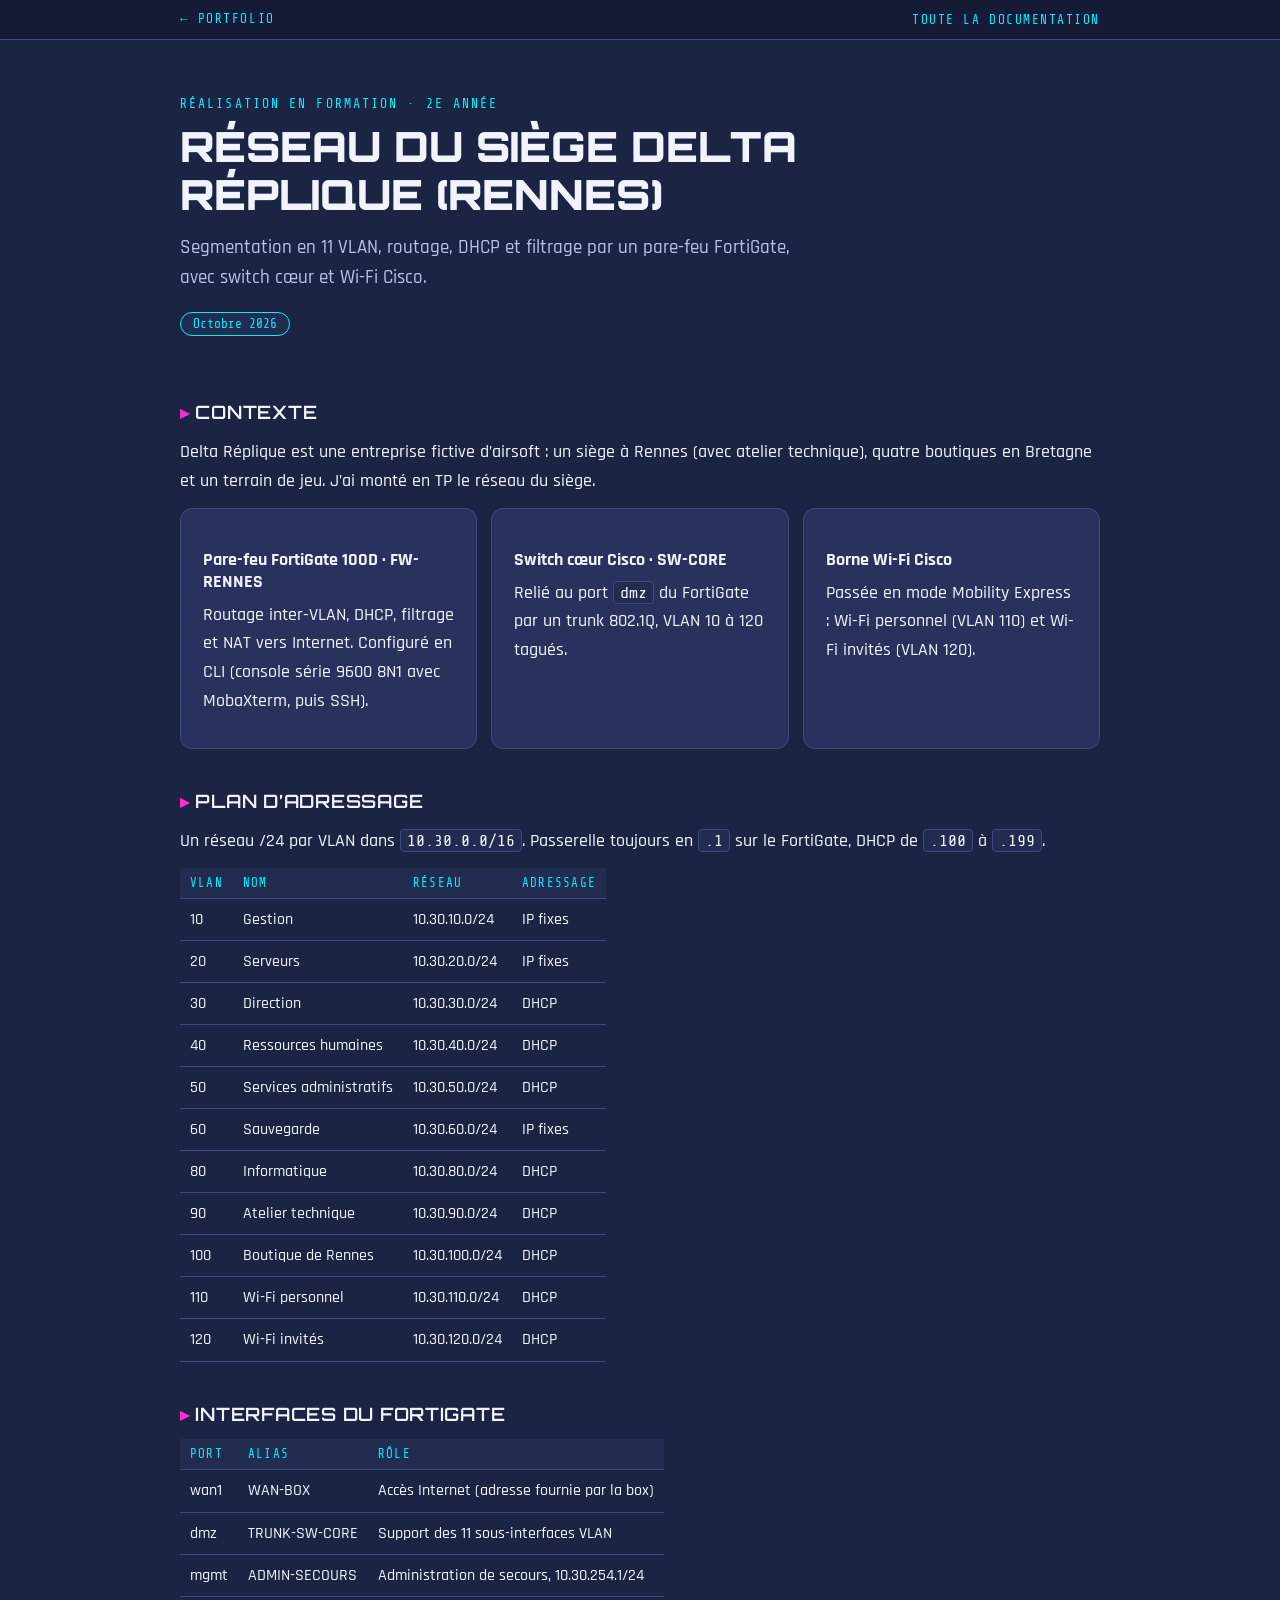
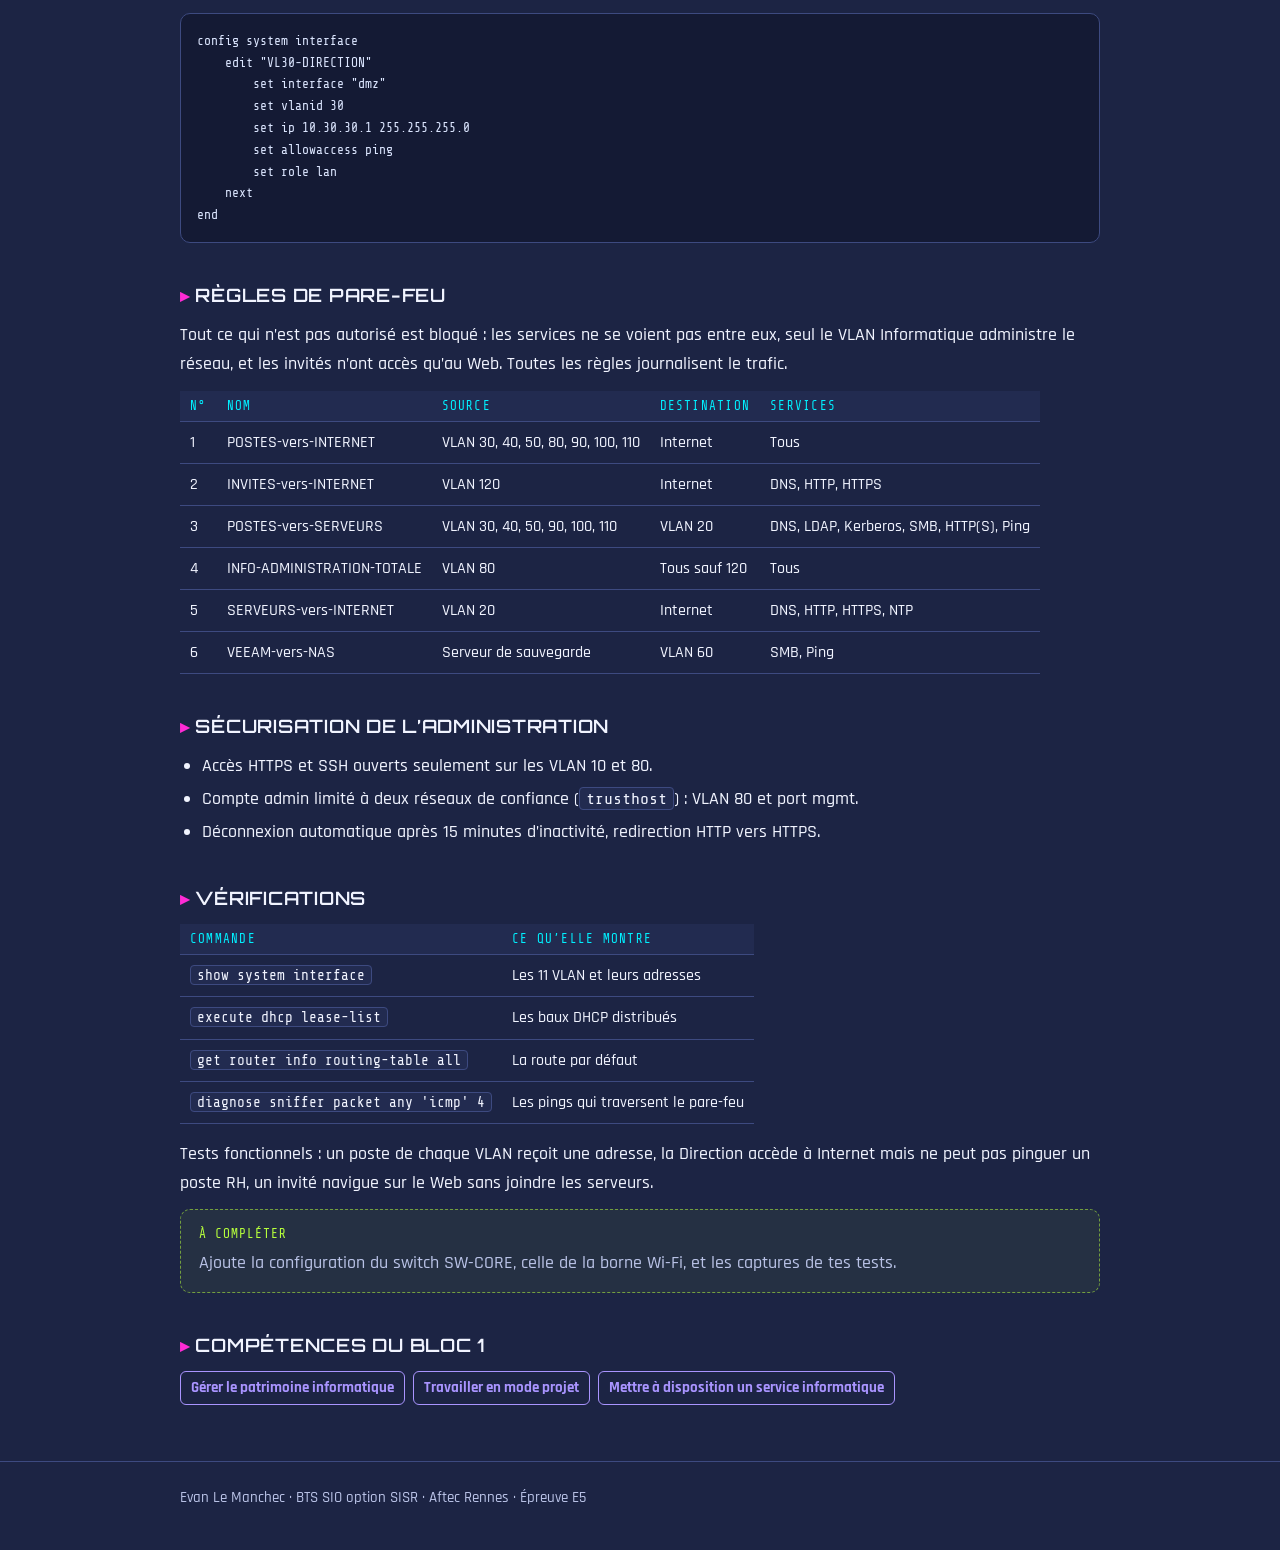
<file: docs/delta-replique.html>
<!doctype html>
<html lang="fr"><head><meta charset="utf-8"><meta name="viewport" content="width=device-width,initial-scale=1">
<title>Réseau du siège Delta Réplique (Rennes) · Documentation · Evan Le Manchec</title>
<link rel="preconnect" href="https://fonts.googleapis.com">
<link rel="stylesheet" href="https://fonts.googleapis.com/css2?family=Orbitron:wght@600;900&family=Rajdhani:wght@500;700&family=Share+Tech+Mono&display=swap">
<link rel="stylesheet" href="style.css"></head><body>
<header class="top"><div class="wrap"><a href="../">← Portfolio</a><a href="./">Toute la documentation</a></div></header>
<main class="wrap">
<section class="hero"><p class="kicker">Réalisation en formation · 2e année</p><h1>Réseau du siège Delta Réplique (Rennes)</h1><p class="lead">Segmentation en 11 VLAN, routage, DHCP et filtrage par un pare-feu FortiGate, avec switch cœur et Wi-Fi Cisco.</p><div class="meta"><span class="chip c">Octobre 2026</span></div></section>

<h2>Contexte</h2><p>Delta Réplique est une entreprise fictive d’airsoft : un siège à Rennes (avec atelier technique), quatre boutiques en Bretagne et un terrain de jeu. J’ai monté en TP le réseau du siège.</p>
<div class="grid">
<div class="card"><h3>Pare-feu FortiGate 100D · FW-RENNES</h3><p>Routage inter-VLAN, DHCP, filtrage et NAT vers Internet. Configuré en CLI (console série 9600 8N1 avec MobaXterm, puis SSH).</p></div>
<div class="card"><h3>Switch cœur Cisco · SW-CORE</h3><p>Relié au port <code>dmz</code> du FortiGate par un trunk 802.1Q, VLAN 10 à 120 tagués.</p></div>
<div class="card"><h3>Borne Wi-Fi Cisco</h3><p>Passée en mode Mobility Express : Wi-Fi personnel (VLAN 110) et Wi-Fi invités (VLAN 120).</p></div></div>
<h2>Plan d’adressage</h2><p>Un réseau /24 par VLAN dans <code>10.30.0.0/16</code>. Passerelle toujours en <code>.1</code> sur le FortiGate, DHCP de <code>.100</code> à <code>.199</code>.</p>
<table><tr><th>VLAN</th><th>Nom</th><th>Réseau</th><th>Adressage</th></tr><tr><td>10</td><td>Gestion</td><td>10.30.10.0/24</td><td>IP fixes</td></tr><tr><td>20</td><td>Serveurs</td><td>10.30.20.0/24</td><td>IP fixes</td></tr><tr><td>30</td><td>Direction</td><td>10.30.30.0/24</td><td>DHCP</td></tr><tr><td>40</td><td>Ressources humaines</td><td>10.30.40.0/24</td><td>DHCP</td></tr><tr><td>50</td><td>Services administratifs</td><td>10.30.50.0/24</td><td>DHCP</td></tr><tr><td>60</td><td>Sauvegarde</td><td>10.30.60.0/24</td><td>IP fixes</td></tr><tr><td>80</td><td>Informatique</td><td>10.30.80.0/24</td><td>DHCP</td></tr><tr><td>90</td><td>Atelier technique</td><td>10.30.90.0/24</td><td>DHCP</td></tr><tr><td>100</td><td>Boutique de Rennes</td><td>10.30.100.0/24</td><td>DHCP</td></tr><tr><td>110</td><td>Wi-Fi personnel</td><td>10.30.110.0/24</td><td>DHCP</td></tr><tr><td>120</td><td>Wi-Fi invités</td><td>10.30.120.0/24</td><td>DHCP</td></tr></table>
<h2>Interfaces du FortiGate</h2>
<table><tr><th>Port</th><th>Alias</th><th>Rôle</th></tr>
<tr><td>wan1</td><td>WAN-BOX</td><td>Accès Internet (adresse fournie par la box)</td></tr>
<tr><td>dmz</td><td>TRUNK-SW-CORE</td><td>Support des 11 sous-interfaces VLAN</td></tr>
<tr><td>mgmt</td><td>ADMIN-SECOURS</td><td>Administration de secours, 10.30.254.1/24</td></tr></table>
<pre><code>config system interface
    edit "VL30-DIRECTION"
        set interface "dmz"
        set vlanid 30
        set ip 10.30.30.1 255.255.255.0
        set allowaccess ping
        set role lan
    next
end</code></pre>
<h2>Règles de pare-feu</h2><p>Tout ce qui n’est pas autorisé est bloqué : les services ne se voient pas entre eux, seul le VLAN Informatique administre le réseau, et les invités n’ont accès qu’au Web. Toutes les règles journalisent le trafic.</p>
<table><tr><th>N°</th><th>Nom</th><th>Source</th><th>Destination</th><th>Services</th></tr><tr><td>1</td><td>POSTES-vers-INTERNET</td><td>VLAN 30, 40, 50, 80, 90, 100, 110</td><td>Internet</td><td>Tous</td></tr><tr><td>2</td><td>INVITES-vers-INTERNET</td><td>VLAN 120</td><td>Internet</td><td>DNS, HTTP, HTTPS</td></tr><tr><td>3</td><td>POSTES-vers-SERVEURS</td><td>VLAN 30, 40, 50, 90, 100, 110</td><td>VLAN 20</td><td>DNS, LDAP, Kerberos, SMB, HTTP(S), Ping</td></tr><tr><td>4</td><td>INFO-ADMINISTRATION-TOTALE</td><td>VLAN 80</td><td>Tous sauf 120</td><td>Tous</td></tr><tr><td>5</td><td>SERVEURS-vers-INTERNET</td><td>VLAN 20</td><td>Internet</td><td>DNS, HTTP, HTTPS, NTP</td></tr><tr><td>6</td><td>VEEAM-vers-NAS</td><td>Serveur de sauvegarde</td><td>VLAN 60</td><td>SMB, Ping</td></tr></table>
<h2>Sécurisation de l’administration</h2><ul><li>Accès HTTPS et SSH ouverts seulement sur les VLAN 10 et 80.</li><li>Compte admin limité à deux réseaux de confiance (<code>trusthost</code>) : VLAN 80 et port mgmt.</li><li>Déconnexion automatique après 15 minutes d’inactivité, redirection HTTP vers HTTPS.</li></ul>
<h2>Vérifications</h2>
<table><tr><th>Commande</th><th>Ce qu’elle montre</th></tr>
<tr><td><code>show system interface</code></td><td>Les 11 VLAN et leurs adresses</td></tr>
<tr><td><code>execute dhcp lease-list</code></td><td>Les baux DHCP distribués</td></tr>
<tr><td><code>get router info routing-table all</code></td><td>La route par défaut</td></tr>
<tr><td><code>diagnose sniffer packet any 'icmp' 4</code></td><td>Les pings qui traversent le pare-feu</td></tr></table>
<p>Tests fonctionnels : un poste de chaque VLAN reçoit une adresse, la Direction accède à Internet mais ne peut pas pinguer un poste RH, un invité navigue sur le Web sans joindre les serveurs.</p>
<div class="todo"><b>À compléter</b>Ajoute la configuration du switch SW-CORE, celle de la borne Wi-Fi, et les captures de tes tests.</div>
<h2>Compétences du bloc 1</h2><div class="comp"><span>Gérer le patrimoine informatique</span><span>Travailler en mode projet</span><span>Mettre à disposition un service informatique</span></div>
</main>
<footer><div class="wrap">Evan Le Manchec · BTS SIO option SISR · Aftec Rennes · Épreuve E5</div></footer>
</body></html>
</file>
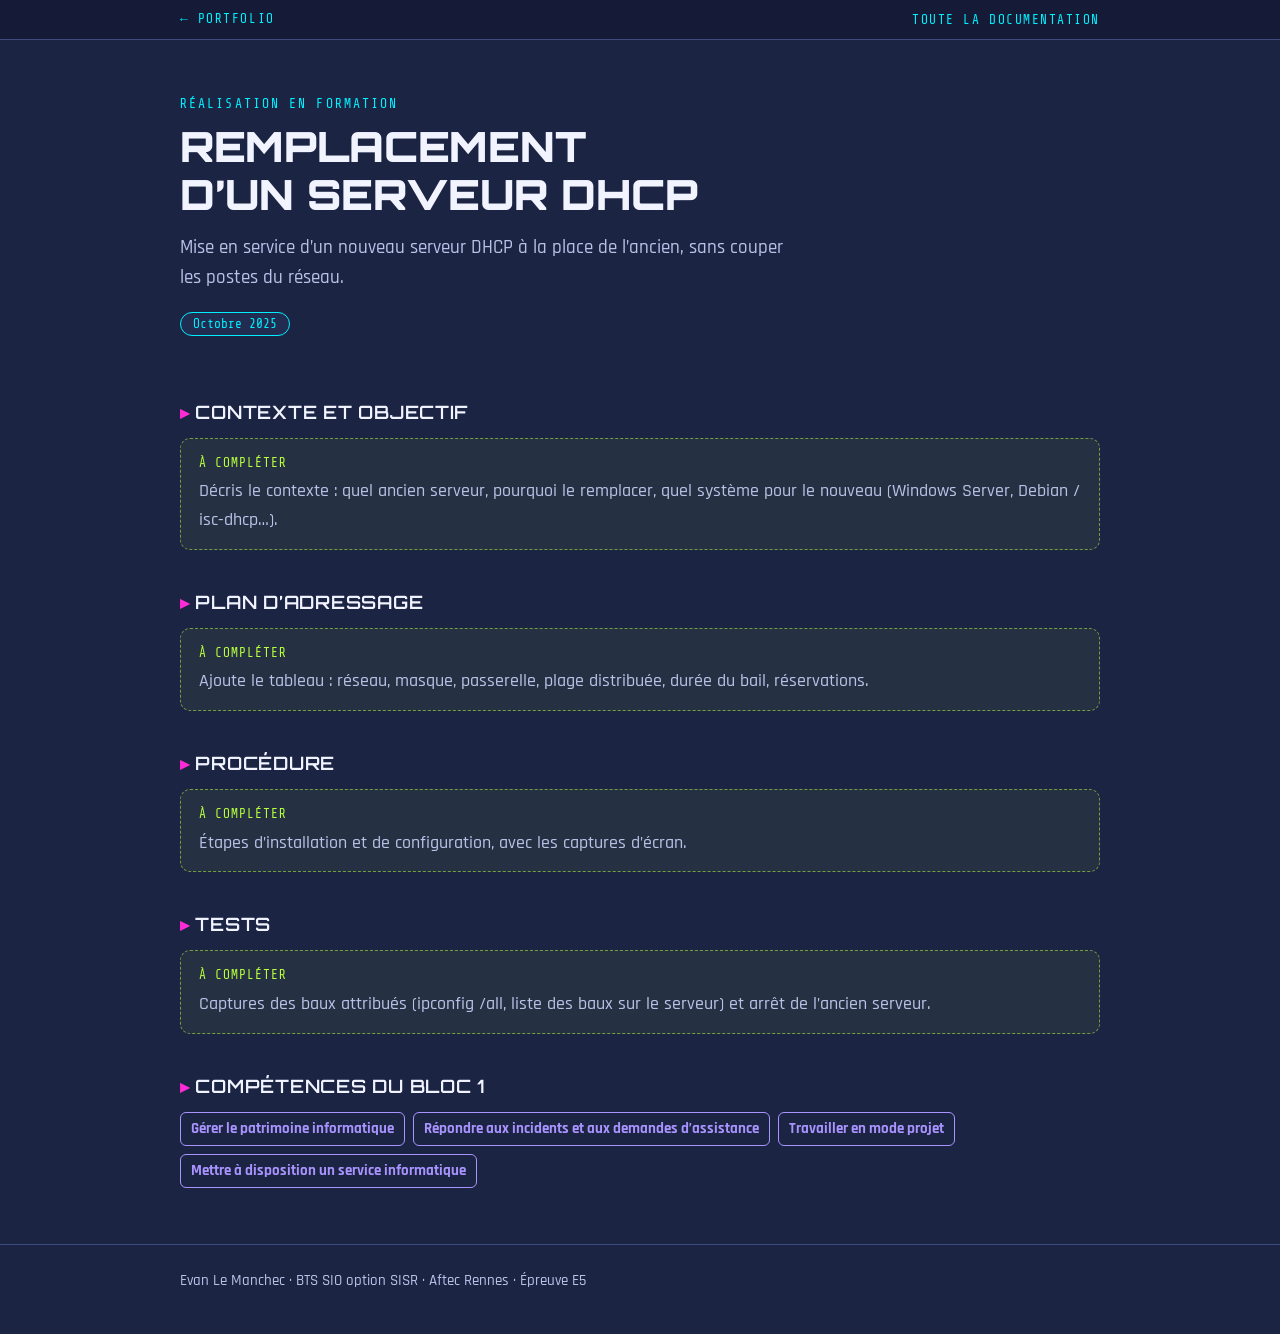
<file: docs/dhcp.html>
<!doctype html>
<html lang="fr"><head><meta charset="utf-8"><meta name="viewport" content="width=device-width,initial-scale=1">
<title>Remplacement d’un serveur DHCP · Documentation · Evan Le Manchec</title>
<link rel="preconnect" href="https://fonts.googleapis.com">
<link rel="stylesheet" href="https://fonts.googleapis.com/css2?family=Orbitron:wght@600;900&family=Rajdhani:wght@500;700&family=Share+Tech+Mono&display=swap">
<link rel="stylesheet" href="style.css"></head><body>
<header class="top"><div class="wrap"><a href="../">← Portfolio</a><a href="./">Toute la documentation</a></div></header>
<main class="wrap">
<section class="hero"><p class="kicker">Réalisation en formation</p><h1>Remplacement d’un serveur DHCP</h1><p class="lead">Mise en service d’un nouveau serveur DHCP à la place de l’ancien, sans couper les postes du réseau.</p><div class="meta"><span class="chip c">Octobre 2025</span></div></section>
<h2>Contexte et objectif</h2><div class="todo"><b>À compléter</b>Décris le contexte : quel ancien serveur, pourquoi le remplacer, quel système pour le nouveau (Windows Server, Debian / isc-dhcp…).</div><h2>Plan d’adressage</h2><div class="todo"><b>À compléter</b>Ajoute le tableau : réseau, masque, passerelle, plage distribuée, durée du bail, réservations.</div><h2>Procédure</h2><div class="todo"><b>À compléter</b>Étapes d’installation et de configuration, avec les captures d’écran.</div><h2>Tests</h2><div class="todo"><b>À compléter</b>Captures des baux attribués (ipconfig /all, liste des baux sur le serveur) et arrêt de l’ancien serveur.</div>
<h2>Compétences du bloc 1</h2><div class="comp"><span>Gérer le patrimoine informatique</span><span>Répondre aux incidents et aux demandes d’assistance</span><span>Travailler en mode projet</span><span>Mettre à disposition un service informatique</span></div>
</main>
<footer><div class="wrap">Evan Le Manchec · BTS SIO option SISR · Aftec Rennes · Épreuve E5</div></footer>
</body></html>
</file>
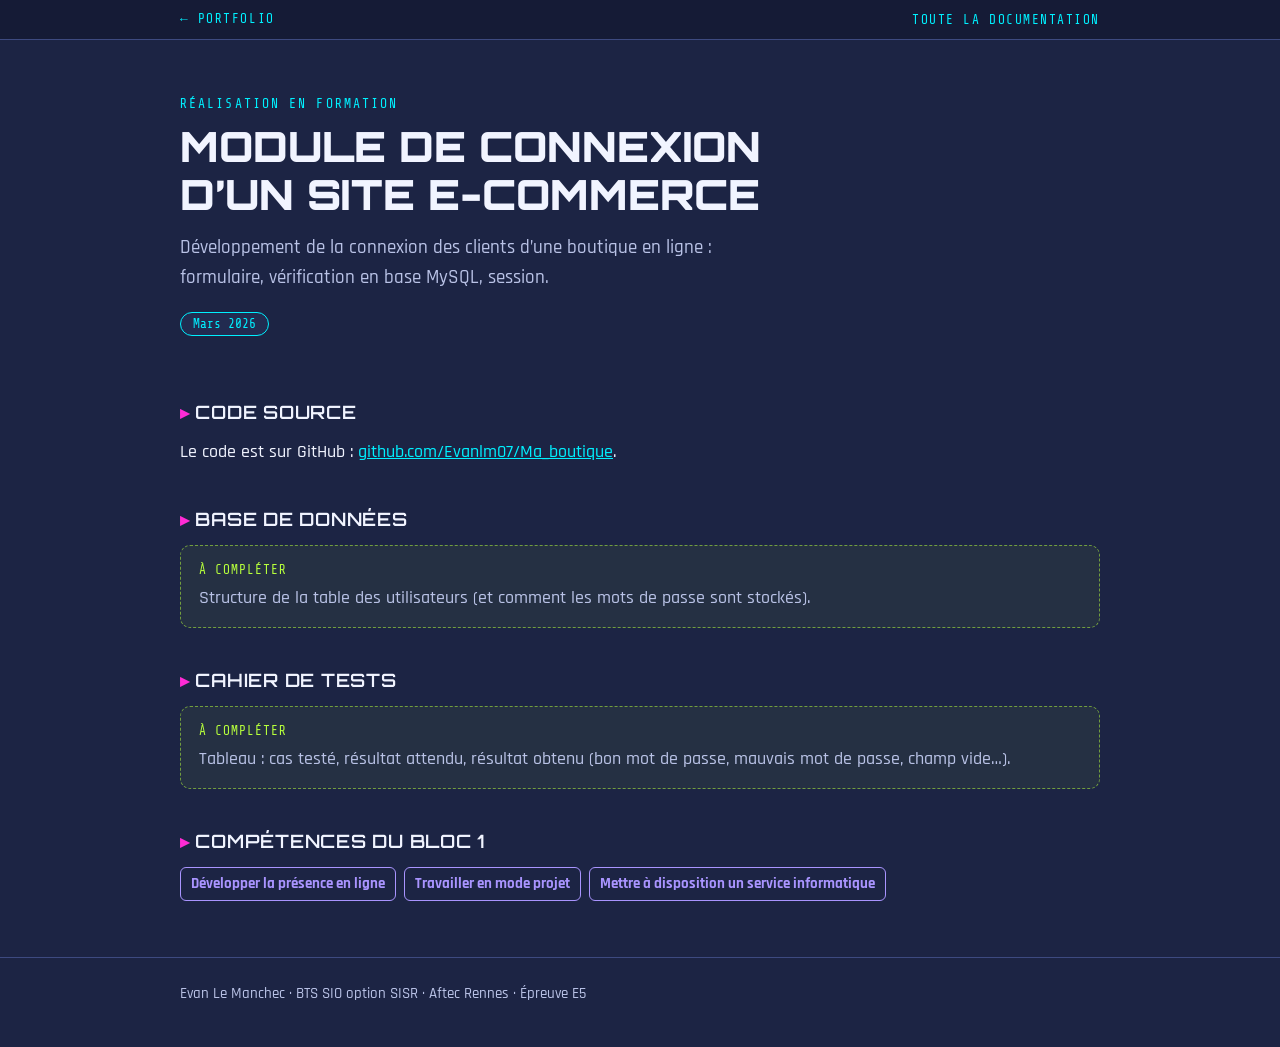
<file: docs/ecommerce.html>
<!doctype html>
<html lang="fr"><head><meta charset="utf-8"><meta name="viewport" content="width=device-width,initial-scale=1">
<title>Module de connexion d’un site e-commerce · Documentation · Evan Le Manchec</title>
<link rel="preconnect" href="https://fonts.googleapis.com">
<link rel="stylesheet" href="https://fonts.googleapis.com/css2?family=Orbitron:wght@600;900&family=Rajdhani:wght@500;700&family=Share+Tech+Mono&display=swap">
<link rel="stylesheet" href="style.css"></head><body>
<header class="top"><div class="wrap"><a href="../">← Portfolio</a><a href="./">Toute la documentation</a></div></header>
<main class="wrap">
<section class="hero"><p class="kicker">Réalisation en formation</p><h1>Module de connexion d’un site e-commerce</h1><p class="lead">Développement de la connexion des clients d’une boutique en ligne : formulaire, vérification en base MySQL, session.</p><div class="meta"><span class="chip c">Mars 2026</span></div></section>
<h2>Code source</h2><p>Le code est sur GitHub : <a href="https://github.com/Evanlm07/Ma_boutique">github.com/Evanlm07/Ma_boutique</a>.</p><h2>Base de données</h2><div class="todo"><b>À compléter</b>Structure de la table des utilisateurs (et comment les mots de passe sont stockés).</div><h2>Cahier de tests</h2><div class="todo"><b>À compléter</b>Tableau : cas testé, résultat attendu, résultat obtenu (bon mot de passe, mauvais mot de passe, champ vide…).</div>
<h2>Compétences du bloc 1</h2><div class="comp"><span>Développer la présence en ligne</span><span>Travailler en mode projet</span><span>Mettre à disposition un service informatique</span></div>
</main>
<footer><div class="wrap">Evan Le Manchec · BTS SIO option SISR · Aftec Rennes · Épreuve E5</div></footer>
</body></html>
</file>
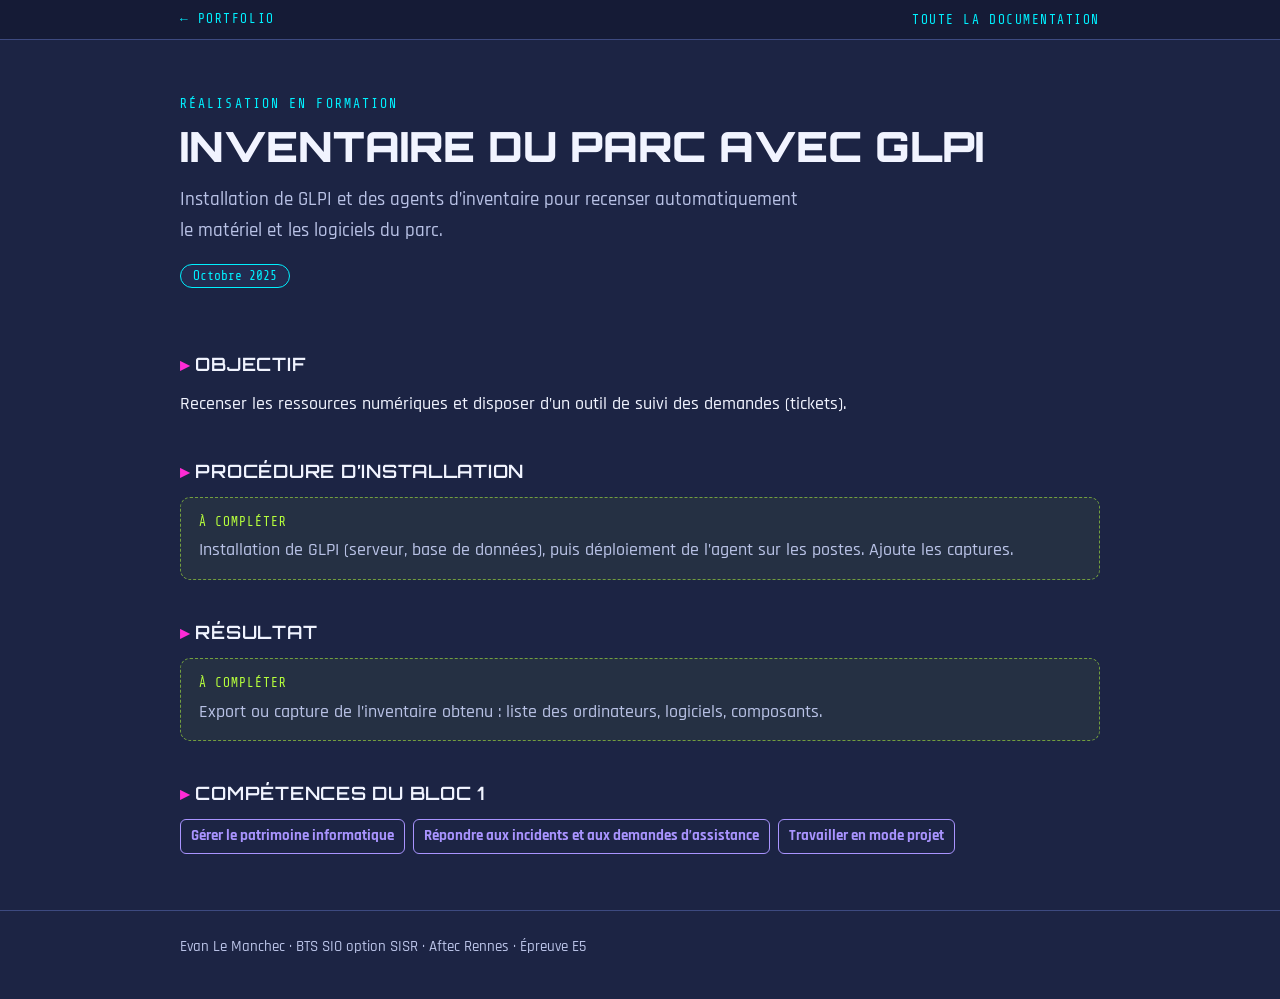
<file: docs/glpi.html>
<!doctype html>
<html lang="fr"><head><meta charset="utf-8"><meta name="viewport" content="width=device-width,initial-scale=1">
<title>Inventaire du parc avec GLPI · Documentation · Evan Le Manchec</title>
<link rel="preconnect" href="https://fonts.googleapis.com">
<link rel="stylesheet" href="https://fonts.googleapis.com/css2?family=Orbitron:wght@600;900&family=Rajdhani:wght@500;700&family=Share+Tech+Mono&display=swap">
<link rel="stylesheet" href="style.css"></head><body>
<header class="top"><div class="wrap"><a href="../">← Portfolio</a><a href="./">Toute la documentation</a></div></header>
<main class="wrap">
<section class="hero"><p class="kicker">Réalisation en formation</p><h1>Inventaire du parc avec GLPI</h1><p class="lead">Installation de GLPI et des agents d’inventaire pour recenser automatiquement le matériel et les logiciels du parc.</p><div class="meta"><span class="chip c">Octobre 2025</span></div></section>
<h2>Objectif</h2><p>Recenser les ressources numériques et disposer d’un outil de suivi des demandes (tickets).</p><h2>Procédure d’installation</h2><div class="todo"><b>À compléter</b>Installation de GLPI (serveur, base de données), puis déploiement de l’agent sur les postes. Ajoute les captures.</div><h2>Résultat</h2><div class="todo"><b>À compléter</b>Export ou capture de l’inventaire obtenu : liste des ordinateurs, logiciels, composants.</div>
<h2>Compétences du bloc 1</h2><div class="comp"><span>Gérer le patrimoine informatique</span><span>Répondre aux incidents et aux demandes d’assistance</span><span>Travailler en mode projet</span></div>
</main>
<footer><div class="wrap">Evan Le Manchec · BTS SIO option SISR · Aftec Rennes · Épreuve E5</div></footer>
</body></html>
</file>
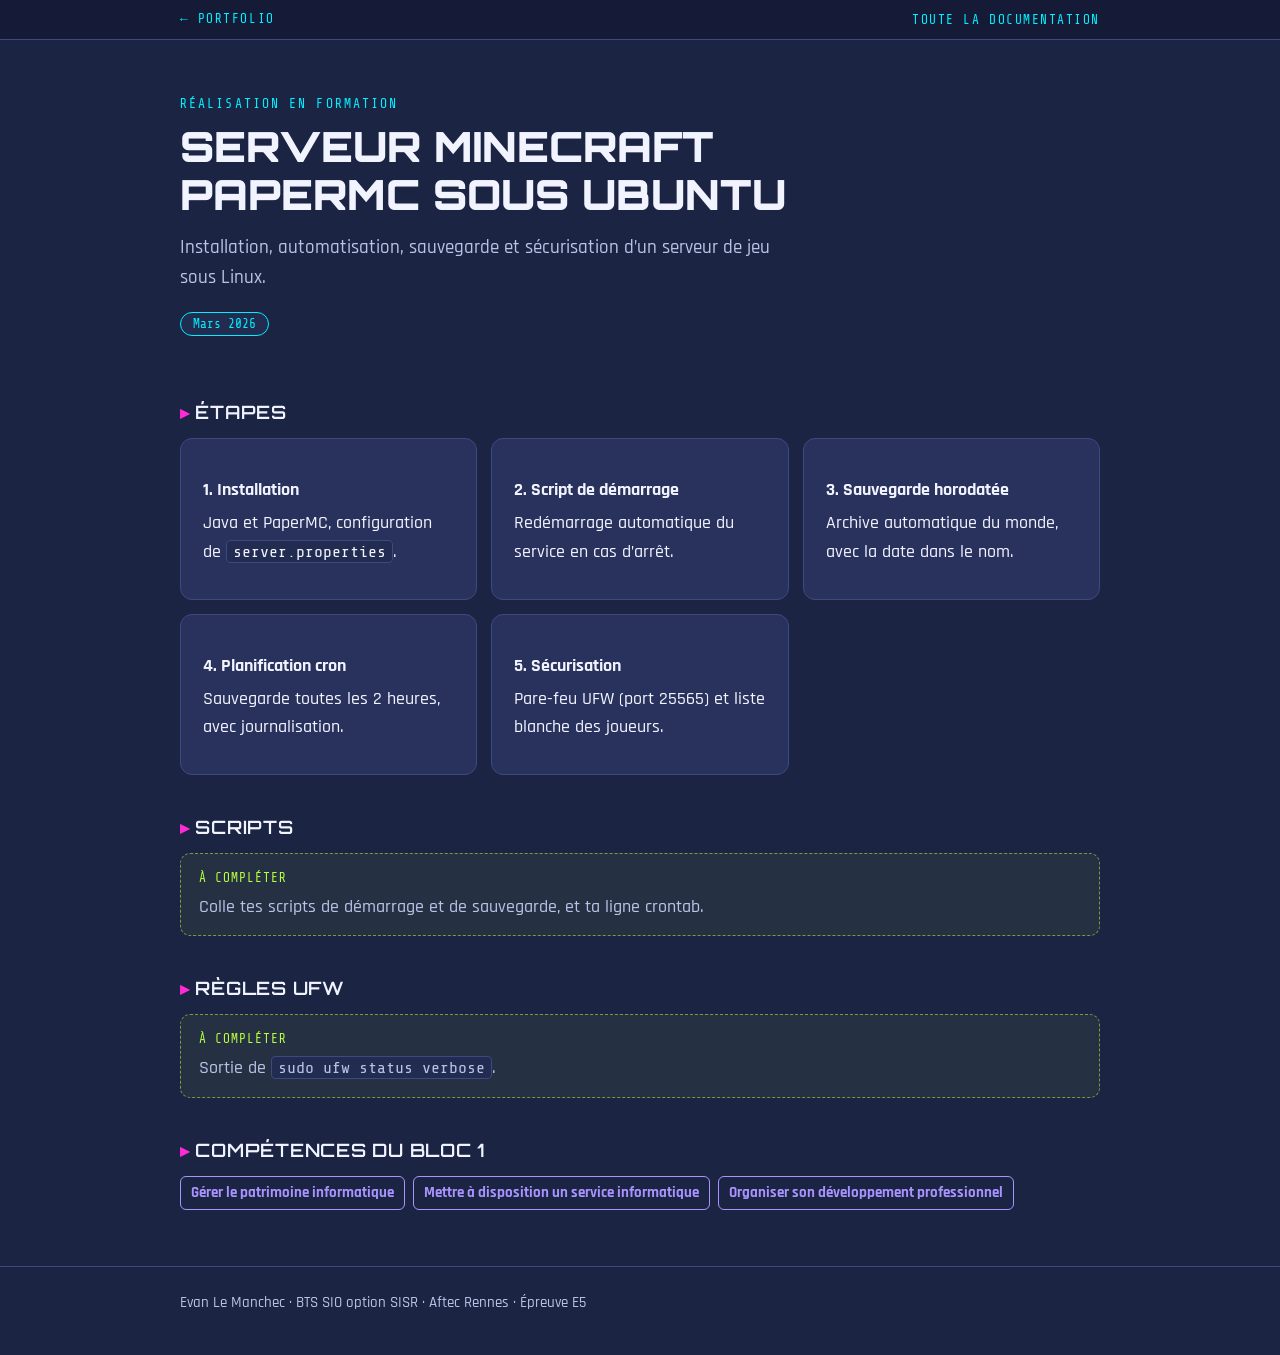
<file: docs/minecraft.html>
<!doctype html>
<html lang="fr"><head><meta charset="utf-8"><meta name="viewport" content="width=device-width,initial-scale=1">
<title>Serveur Minecraft PaperMC sous Ubuntu · Documentation · Evan Le Manchec</title>
<link rel="preconnect" href="https://fonts.googleapis.com">
<link rel="stylesheet" href="https://fonts.googleapis.com/css2?family=Orbitron:wght@600;900&family=Rajdhani:wght@500;700&family=Share+Tech+Mono&display=swap">
<link rel="stylesheet" href="style.css"></head><body>
<header class="top"><div class="wrap"><a href="../">← Portfolio</a><a href="./">Toute la documentation</a></div></header>
<main class="wrap">
<section class="hero"><p class="kicker">Réalisation en formation</p><h1>Serveur Minecraft PaperMC sous Ubuntu</h1><p class="lead">Installation, automatisation, sauvegarde et sécurisation d’un serveur de jeu sous Linux.</p><div class="meta"><span class="chip c">Mars 2026</span></div></section>
<h2>Étapes</h2><div class="grid"><div class="card"><h3>1. Installation</h3><p>Java et PaperMC, configuration de <code>server.properties</code>.</p></div><div class="card"><h3>2. Script de démarrage</h3><p>Redémarrage automatique du service en cas d’arrêt.</p></div><div class="card"><h3>3. Sauvegarde horodatée</h3><p>Archive automatique du monde, avec la date dans le nom.</p></div><div class="card"><h3>4. Planification cron</h3><p>Sauvegarde toutes les 2 heures, avec journalisation.</p></div><div class="card"><h3>5. Sécurisation</h3><p>Pare-feu UFW (port 25565) et liste blanche des joueurs.</p></div></div><h2>Scripts</h2><div class="todo"><b>À compléter</b>Colle tes scripts de démarrage et de sauvegarde, et ta ligne crontab.</div><h2>Règles UFW</h2><div class="todo"><b>À compléter</b>Sortie de <code>sudo ufw status verbose</code>.</div>
<h2>Compétences du bloc 1</h2><div class="comp"><span>Gérer le patrimoine informatique</span><span>Mettre à disposition un service informatique</span><span>Organiser son développement professionnel</span></div>
</main>
<footer><div class="wrap">Evan Le Manchec · BTS SIO option SISR · Aftec Rennes · Épreuve E5</div></footer>
</body></html>
</file>
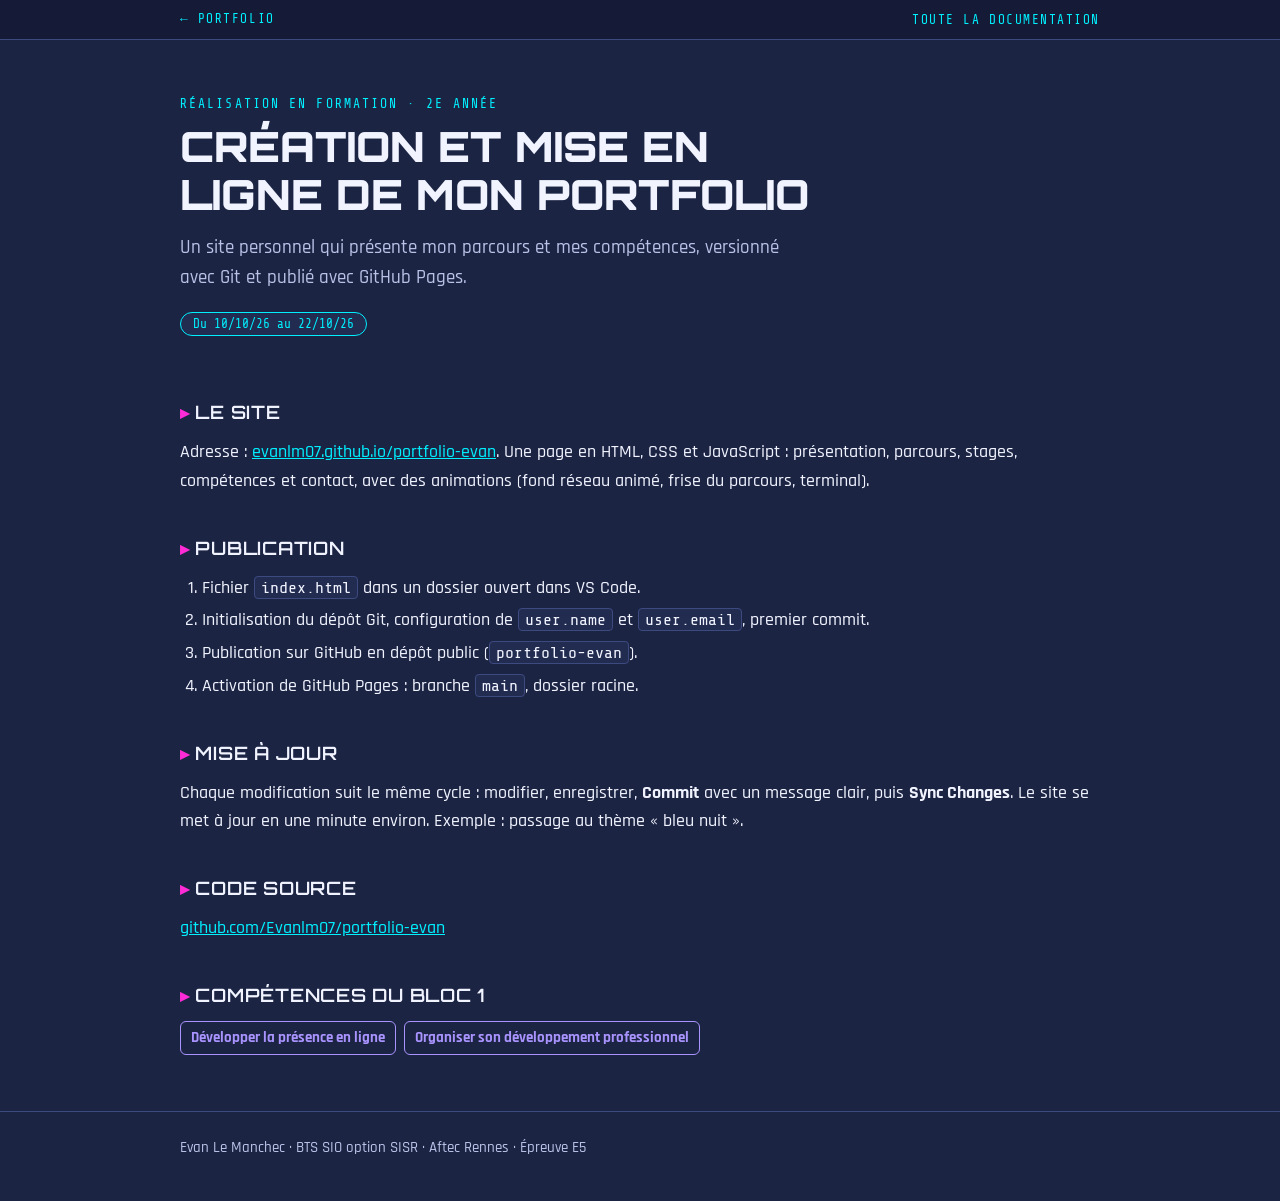
<file: docs/portfolio.html>
<!doctype html>
<html lang="fr"><head><meta charset="utf-8"><meta name="viewport" content="width=device-width,initial-scale=1">
<title>Création et mise en ligne de mon portfolio · Documentation · Evan Le Manchec</title>
<link rel="preconnect" href="https://fonts.googleapis.com">
<link rel="stylesheet" href="https://fonts.googleapis.com/css2?family=Orbitron:wght@600;900&family=Rajdhani:wght@500;700&family=Share+Tech+Mono&display=swap">
<link rel="stylesheet" href="style.css"></head><body>
<header class="top"><div class="wrap"><a href="../">← Portfolio</a><a href="./">Toute la documentation</a></div></header>
<main class="wrap">
<section class="hero"><p class="kicker">Réalisation en formation · 2e année</p><h1>Création et mise en ligne de mon portfolio</h1><p class="lead">Un site personnel qui présente mon parcours et mes compétences, versionné avec Git et publié avec GitHub Pages.</p><div class="meta"><span class="chip c">Du 10/10/26 au 22/10/26</span></div></section>
<h2>Le site</h2><p>Adresse : <a href="../">evanlm07.github.io/portfolio-evan</a>. Une page en HTML, CSS et JavaScript : présentation, parcours, stages, compétences et contact, avec des animations (fond réseau animé, frise du parcours, terminal).</p><h2>Publication</h2><ol><li>Fichier <code>index.html</code> dans un dossier ouvert dans VS Code.</li><li>Initialisation du dépôt Git, configuration de <code>user.name</code> et <code>user.email</code>, premier commit.</li><li>Publication sur GitHub en dépôt public (<code>portfolio-evan</code>).</li><li>Activation de GitHub Pages : branche <code>main</code>, dossier racine.</li></ol><h2>Mise à jour</h2><p>Chaque modification suit le même cycle : modifier, enregistrer, <b>Commit</b> avec un message clair, puis <b>Sync Changes</b>. Le site se met à jour en une minute environ. Exemple : passage au thème « bleu nuit ».</p><h2>Code source</h2><p><a href="https://github.com/Evanlm07/portfolio-evan">github.com/Evanlm07/portfolio-evan</a></p>
<h2>Compétences du bloc 1</h2><div class="comp"><span>Développer la présence en ligne</span><span>Organiser son développement professionnel</span></div>
</main>
<footer><div class="wrap">Evan Le Manchec · BTS SIO option SISR · Aftec Rennes · Épreuve E5</div></footer>
</body></html>
</file>
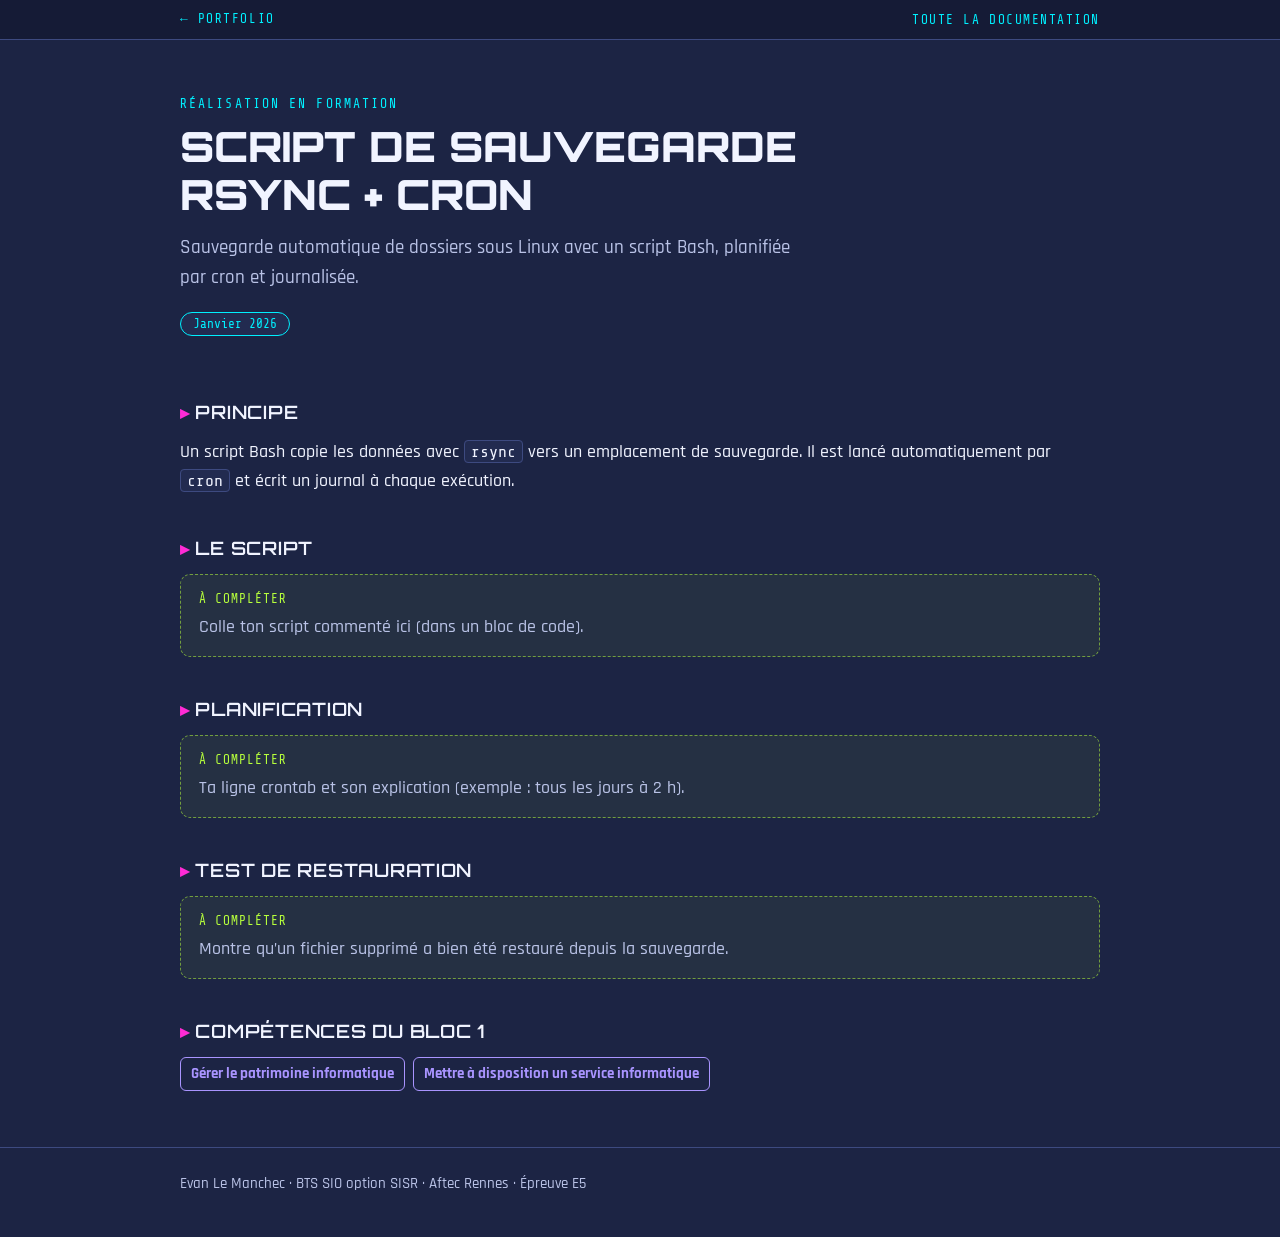
<file: docs/rsync.html>
<!doctype html>
<html lang="fr"><head><meta charset="utf-8"><meta name="viewport" content="width=device-width,initial-scale=1">
<title>Script de sauvegarde rsync + cron · Documentation · Evan Le Manchec</title>
<link rel="preconnect" href="https://fonts.googleapis.com">
<link rel="stylesheet" href="https://fonts.googleapis.com/css2?family=Orbitron:wght@600;900&family=Rajdhani:wght@500;700&family=Share+Tech+Mono&display=swap">
<link rel="stylesheet" href="style.css"></head><body>
<header class="top"><div class="wrap"><a href="../">← Portfolio</a><a href="./">Toute la documentation</a></div></header>
<main class="wrap">
<section class="hero"><p class="kicker">Réalisation en formation</p><h1>Script de sauvegarde rsync + cron</h1><p class="lead">Sauvegarde automatique de dossiers sous Linux avec un script Bash, planifiée par cron et journalisée.</p><div class="meta"><span class="chip c">Janvier 2026</span></div></section>
<h2>Principe</h2><p>Un script Bash copie les données avec <code>rsync</code> vers un emplacement de sauvegarde. Il est lancé automatiquement par <code>cron</code> et écrit un journal à chaque exécution.</p><h2>Le script</h2><div class="todo"><b>À compléter</b>Colle ton script commenté ici (dans un bloc de code).</div><h2>Planification</h2><div class="todo"><b>À compléter</b>Ta ligne crontab et son explication (exemple : tous les jours à 2 h).</div><h2>Test de restauration</h2><div class="todo"><b>À compléter</b>Montre qu’un fichier supprimé a bien été restauré depuis la sauvegarde.</div>
<h2>Compétences du bloc 1</h2><div class="comp"><span>Gérer le patrimoine informatique</span><span>Mettre à disposition un service informatique</span></div>
</main>
<footer><div class="wrap">Evan Le Manchec · BTS SIO option SISR · Aftec Rennes · Épreuve E5</div></footer>
</body></html>
</file>
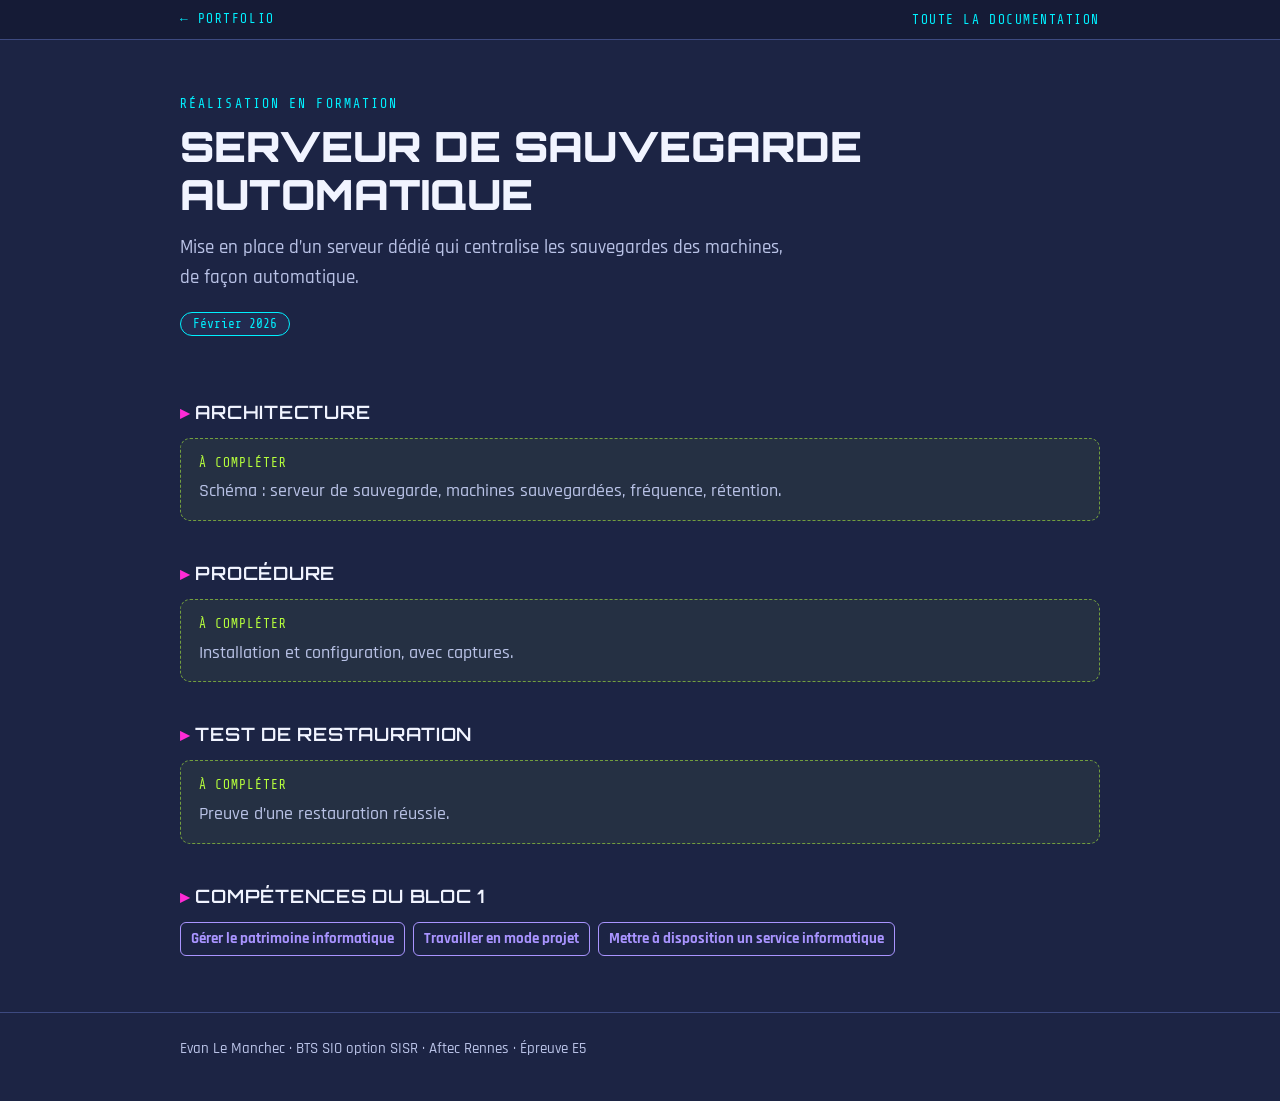
<file: docs/sauvegarde.html>
<!doctype html>
<html lang="fr"><head><meta charset="utf-8"><meta name="viewport" content="width=device-width,initial-scale=1">
<title>Serveur de sauvegarde automatique · Documentation · Evan Le Manchec</title>
<link rel="preconnect" href="https://fonts.googleapis.com">
<link rel="stylesheet" href="https://fonts.googleapis.com/css2?family=Orbitron:wght@600;900&family=Rajdhani:wght@500;700&family=Share+Tech+Mono&display=swap">
<link rel="stylesheet" href="style.css"></head><body>
<header class="top"><div class="wrap"><a href="../">← Portfolio</a><a href="./">Toute la documentation</a></div></header>
<main class="wrap">
<section class="hero"><p class="kicker">Réalisation en formation</p><h1>Serveur de sauvegarde automatique</h1><p class="lead">Mise en place d’un serveur dédié qui centralise les sauvegardes des machines, de façon automatique.</p><div class="meta"><span class="chip c">Février 2026</span></div></section>
<h2>Architecture</h2><div class="todo"><b>À compléter</b>Schéma : serveur de sauvegarde, machines sauvegardées, fréquence, rétention.</div><h2>Procédure</h2><div class="todo"><b>À compléter</b>Installation et configuration, avec captures.</div><h2>Test de restauration</h2><div class="todo"><b>À compléter</b>Preuve d’une restauration réussie.</div>
<h2>Compétences du bloc 1</h2><div class="comp"><span>Gérer le patrimoine informatique</span><span>Travailler en mode projet</span><span>Mettre à disposition un service informatique</span></div>
</main>
<footer><div class="wrap">Evan Le Manchec · BTS SIO option SISR · Aftec Rennes · Épreuve E5</div></footer>
</body></html>
</file>
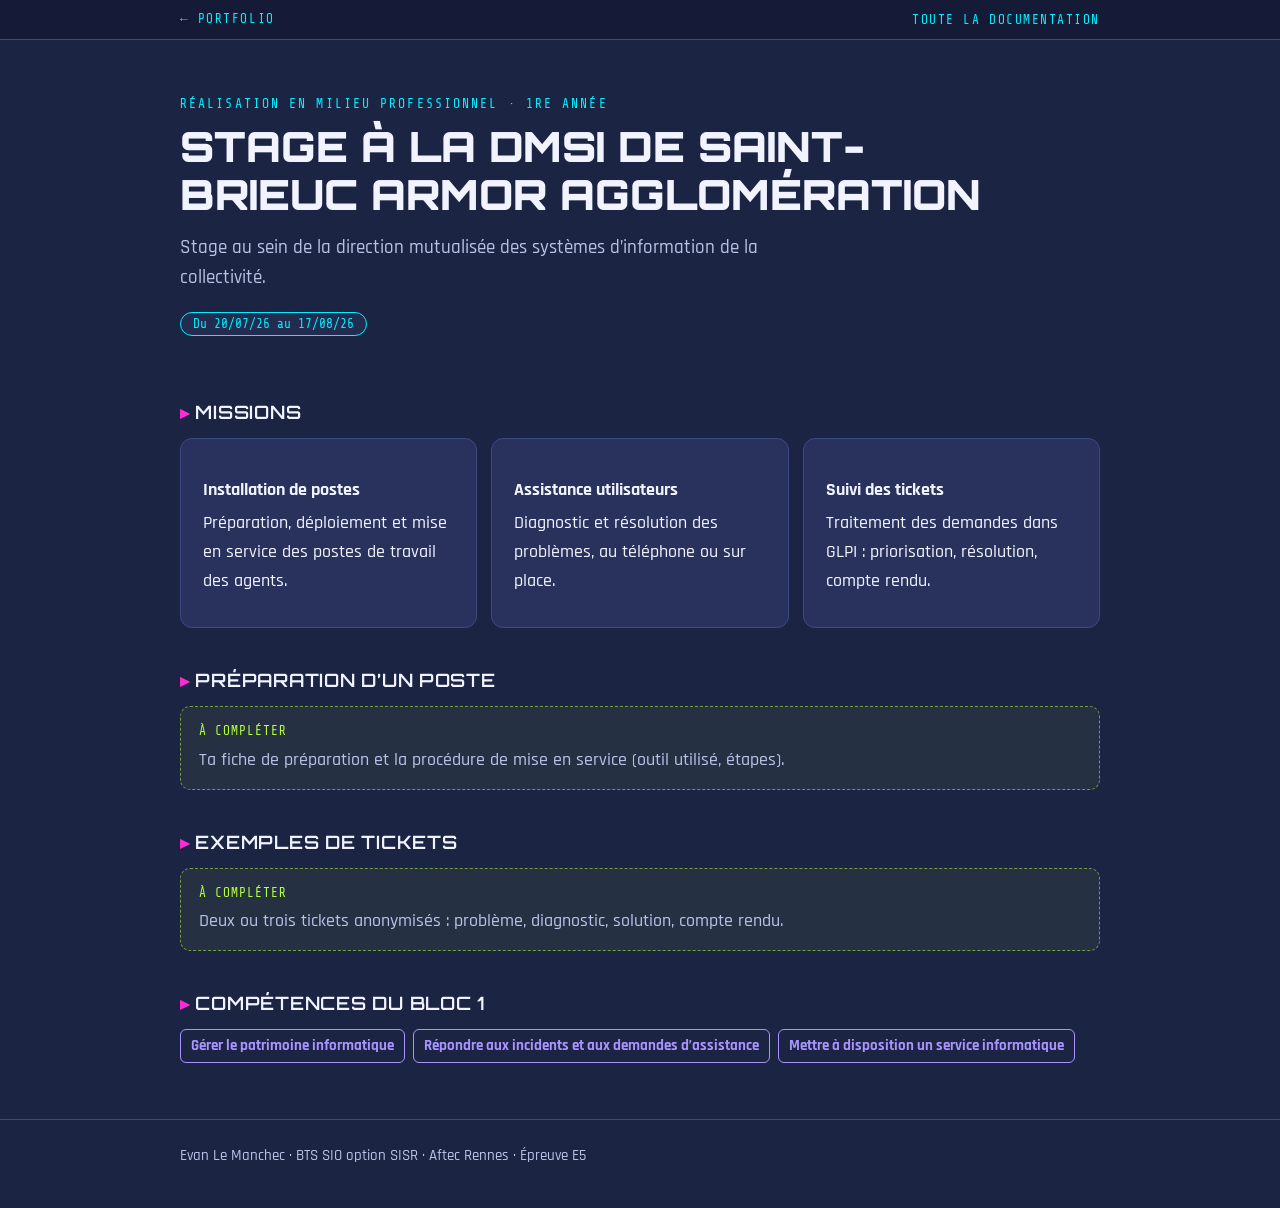
<file: docs/stage-dmsi.html>
<!doctype html>
<html lang="fr"><head><meta charset="utf-8"><meta name="viewport" content="width=device-width,initial-scale=1">
<title>Stage à la DMSI de Saint-Brieuc Armor Agglomération · Documentation · Evan Le Manchec</title>
<link rel="preconnect" href="https://fonts.googleapis.com">
<link rel="stylesheet" href="https://fonts.googleapis.com/css2?family=Orbitron:wght@600;900&family=Rajdhani:wght@500;700&family=Share+Tech+Mono&display=swap">
<link rel="stylesheet" href="style.css"></head><body>
<header class="top"><div class="wrap"><a href="../">← Portfolio</a><a href="./">Toute la documentation</a></div></header>
<main class="wrap">
<section class="hero"><p class="kicker">Réalisation en milieu professionnel · 1re année</p><h1>Stage à la DMSI de Saint-Brieuc Armor Agglomération</h1><p class="lead">Stage au sein de la direction mutualisée des systèmes d’information de la collectivité.</p><div class="meta"><span class="chip c">Du 20/07/26 au 17/08/26</span></div></section>
<h2>Missions</h2><div class="grid"><div class="card"><h3>Installation de postes</h3><p>Préparation, déploiement et mise en service des postes de travail des agents.</p></div><div class="card"><h3>Assistance utilisateurs</h3><p>Diagnostic et résolution des problèmes, au téléphone ou sur place.</p></div><div class="card"><h3>Suivi des tickets</h3><p>Traitement des demandes dans GLPI : priorisation, résolution, compte rendu.</p></div></div><h2>Préparation d’un poste</h2><div class="todo"><b>À compléter</b>Ta fiche de préparation et la procédure de mise en service (outil utilisé, étapes).</div><h2>Exemples de tickets</h2><div class="todo"><b>À compléter</b>Deux ou trois tickets anonymisés : problème, diagnostic, solution, compte rendu.</div>
<h2>Compétences du bloc 1</h2><div class="comp"><span>Gérer le patrimoine informatique</span><span>Répondre aux incidents et aux demandes d’assistance</span><span>Mettre à disposition un service informatique</span></div>
</main>
<footer><div class="wrap">Evan Le Manchec · BTS SIO option SISR · Aftec Rennes · Épreuve E5</div></footer>
</body></html>
</file>
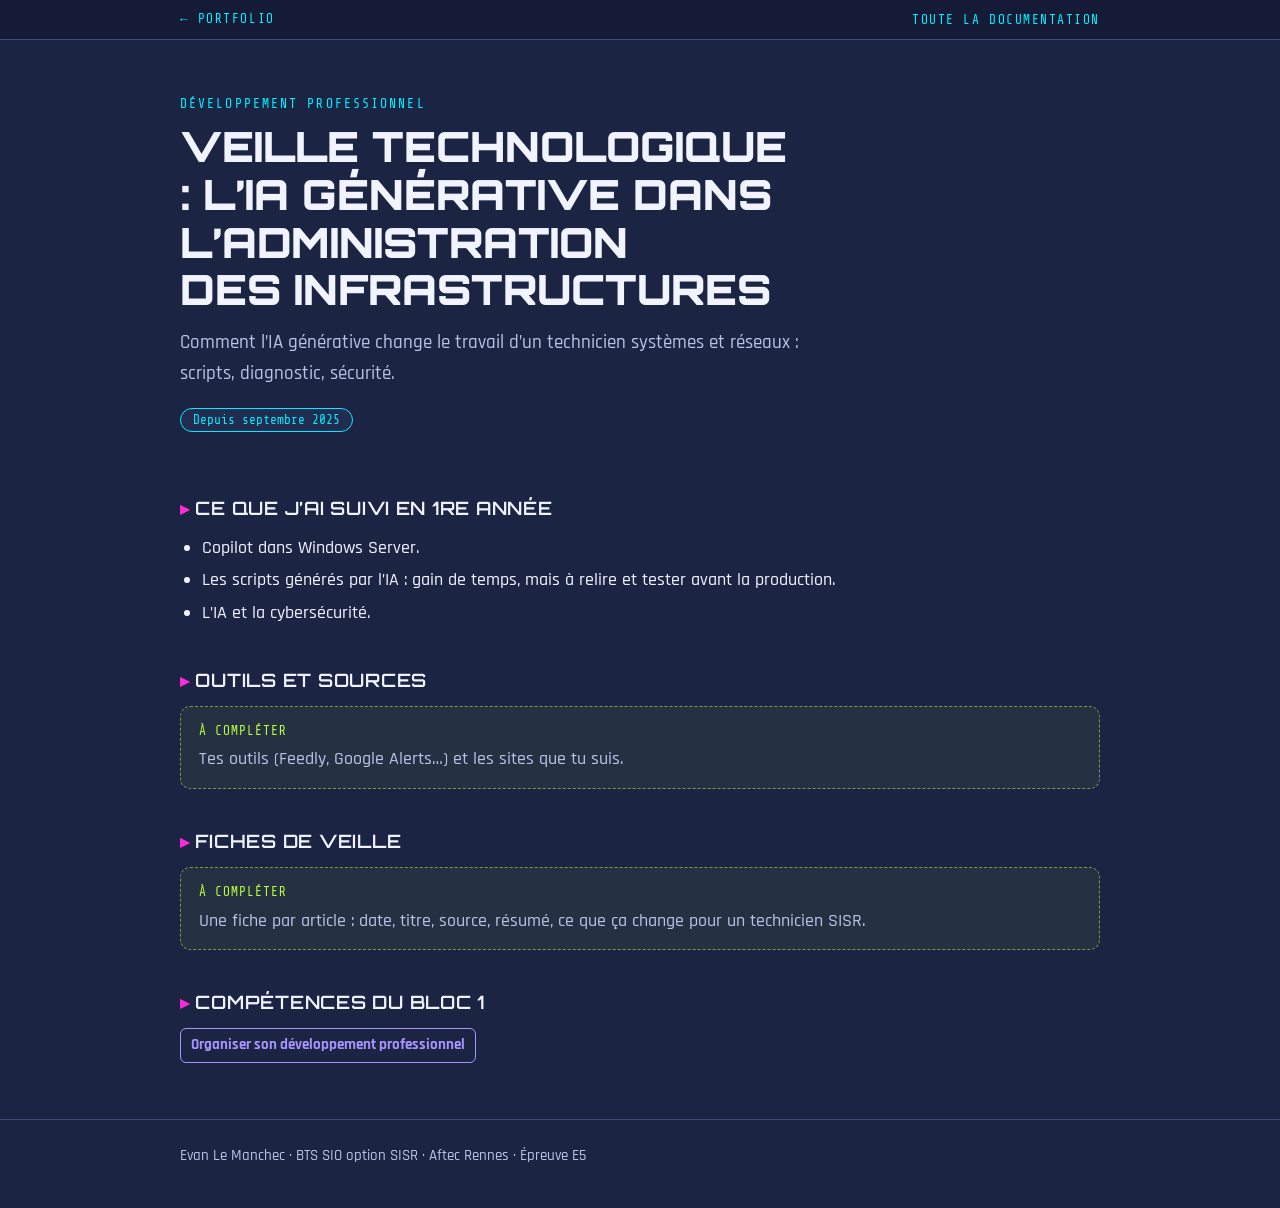
<file: docs/veille.html>
<!doctype html>
<html lang="fr"><head><meta charset="utf-8"><meta name="viewport" content="width=device-width,initial-scale=1">
<title>Veille technologique : l’IA générative dans l’administration des infrastructures · Documentation · Evan Le Manchec</title>
<link rel="preconnect" href="https://fonts.googleapis.com">
<link rel="stylesheet" href="https://fonts.googleapis.com/css2?family=Orbitron:wght@600;900&family=Rajdhani:wght@500;700&family=Share+Tech+Mono&display=swap">
<link rel="stylesheet" href="style.css"></head><body>
<header class="top"><div class="wrap"><a href="../">← Portfolio</a><a href="./">Toute la documentation</a></div></header>
<main class="wrap">
<section class="hero"><p class="kicker">Développement professionnel</p><h1>Veille technologique : l’IA générative dans l’administration des infrastructures</h1><p class="lead">Comment l’IA générative change le travail d’un technicien systèmes et réseaux : scripts, diagnostic, sécurité.</p><div class="meta"><span class="chip c">Depuis septembre 2025</span></div></section>
<h2>Ce que j’ai suivi en 1re année</h2><ul><li>Copilot dans Windows Server.</li><li>Les scripts générés par l’IA : gain de temps, mais à relire et tester avant la production.</li><li>L’IA et la cybersécurité.</li></ul><h2>Outils et sources</h2><div class="todo"><b>À compléter</b>Tes outils (Feedly, Google Alerts…) et les sites que tu suis.</div><h2>Fiches de veille</h2><div class="todo"><b>À compléter</b>Une fiche par article : date, titre, source, résumé, ce que ça change pour un technicien SISR.</div>
<h2>Compétences du bloc 1</h2><div class="comp"><span>Organiser son développement professionnel</span></div>
</main>
<footer><div class="wrap">Evan Le Manchec · BTS SIO option SISR · Aftec Rennes · Épreuve E5</div></footer>
</body></html>
</file>
<file: docs/style.css>
:root{--bg:#1C2444;--panel:#28325C;--panel2:#222B50;--text:#F1F4FF;--muted:#B9C2E6;--line:#3D4A80;
--cyan:#00F0FF;--mag:#FF2BD6;--lime:#B6FF3C;--violet:#A994FF;
--display:"Orbitron","Arial Black",sans-serif;--body:"Rajdhani","Segoe UI",system-ui,sans-serif;--mono:"Share Tech Mono",ui-monospace,Menlo,monospace;color-scheme:dark}
*{box-sizing:border-box}
html{overflow-x:clip}
body{margin:0;background:var(--bg);color:var(--text);font:500 18px/1.6 var(--body)}
a{color:var(--cyan)}
a:focus-visible{outline:2px solid var(--lime);outline-offset:3px}
.wrap{max-width:960px;margin:0 auto;padding:0 20px}
header.top{border-bottom:1px solid var(--line);background:rgba(20,26,52,.85);position:sticky;top:0;z-index:5;backdrop-filter:blur(6px)}
header.top .wrap{display:flex;gap:16px;align-items:center;justify-content:space-between;padding-block:12px;flex-wrap:wrap}
header.top a{text-decoration:none;font:400 .8rem var(--mono);letter-spacing:.12em;text-transform:uppercase}
.hero{padding:56px 0 24px}
.kicker{font:400 .82rem var(--mono);letter-spacing:.16em;text-transform:uppercase;color:var(--cyan)}
h1{font:900 clamp(1.6rem,5vw,2.6rem)/1.15 var(--display);text-transform:uppercase;margin:10px 0 14px;text-wrap:balance}
h2{font:600 1.15rem/1.3 var(--display);text-transform:uppercase;letter-spacing:.04em;margin:40px 0 14px;color:var(--text)}
h2::before{content:"▸ ";color:var(--mag)}
h3{font:700 1.1rem var(--body);margin:20px 0 8px}
p{margin:0 0 12px}
.lead{font-size:1.2rem;color:var(--muted);max-width:62ch}
.meta{display:flex;flex-wrap:wrap;gap:10px;margin-top:18px}
.chip{border:1px solid var(--line);background:var(--panel2);padding:4px 12px;border-radius:999px;font:400 .8rem var(--mono);color:var(--muted)}
.chip.c{border-color:var(--cyan);color:var(--cyan)}
.card{background:var(--panel);border:1px solid var(--line);border-radius:12px;padding:20px 22px;margin:14px 0}
.grid{display:grid;grid-template-columns:repeat(auto-fit,minmax(240px,1fr));gap:14px}
.grid .card{margin:0}
ul,ol{margin:0 0 12px;padding-left:22px}
li{margin:4px 0}
table{width:100%;border-collapse:collapse;font-size:.98rem;margin:10px 0 16px;display:block;overflow-x:auto}
th,td{border-bottom:1px solid var(--line);padding:8px 10px;text-align:left;vertical-align:top}
th{font:400 .78rem var(--mono);letter-spacing:.1em;text-transform:uppercase;color:var(--cyan);background:var(--panel2)}
code{font:400 .92em var(--mono);background:var(--panel2);border:1px solid var(--line);padding:1px 6px;border-radius:4px;overflow-wrap:anywhere}
pre{background:#141A34;border:1px solid var(--line);border-radius:10px;padding:16px;overflow-x:auto;font:400 .88rem/1.55 var(--mono);color:#DCE6FF;margin:10px 0 16px}
pre code{background:none;border:0;padding:0}
.todo{border:1.5px dashed #B6FF3C88;background:rgba(182,255,60,.06);border-radius:10px;padding:14px 18px;margin:12px 0;color:var(--muted)}
.todo b{color:var(--lime);font-family:var(--mono);font-weight:400;letter-spacing:.08em;text-transform:uppercase;font-size:.8rem;display:block;margin-bottom:4px}
.comp{display:flex;flex-wrap:wrap;gap:8px}
.comp span{border:1px solid var(--violet);color:var(--violet);padding:4px 10px;border-radius:6px;font-weight:700;font-size:.95rem}
.list a.card{display:block;text-decoration:none;color:var(--text);transition:border-color .2s,transform .2s}
.list a.card:hover{border-color:var(--cyan);transform:translateY(-2px)}
.list .card small{display:block;color:var(--muted);font-family:var(--mono);font-size:.78rem;letter-spacing:.08em}
.list .card strong{font-size:1.1rem}
footer{border-top:1px solid var(--line);margin-top:56px;padding:24px 0 40px;color:var(--muted);font-size:.95rem}
@media (prefers-reduced-motion:reduce){*{transition:none!important}}
</file>
